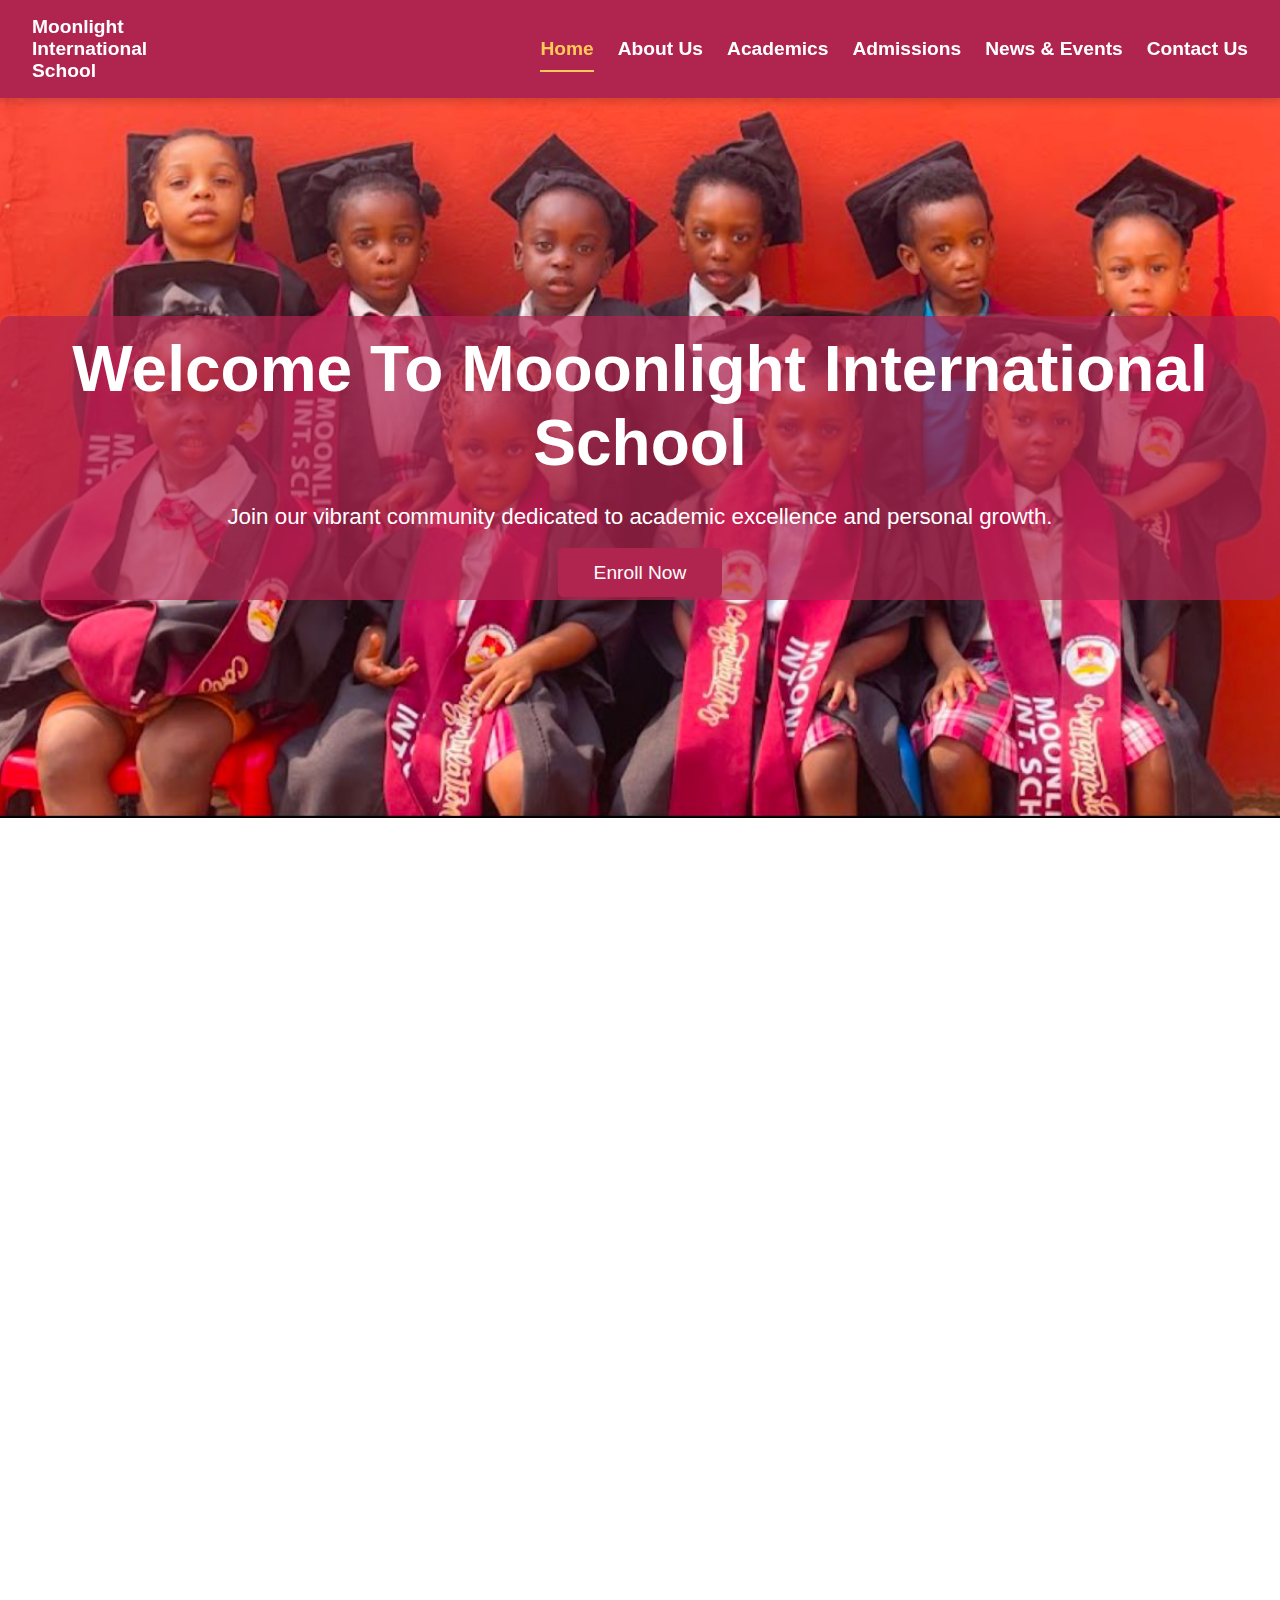
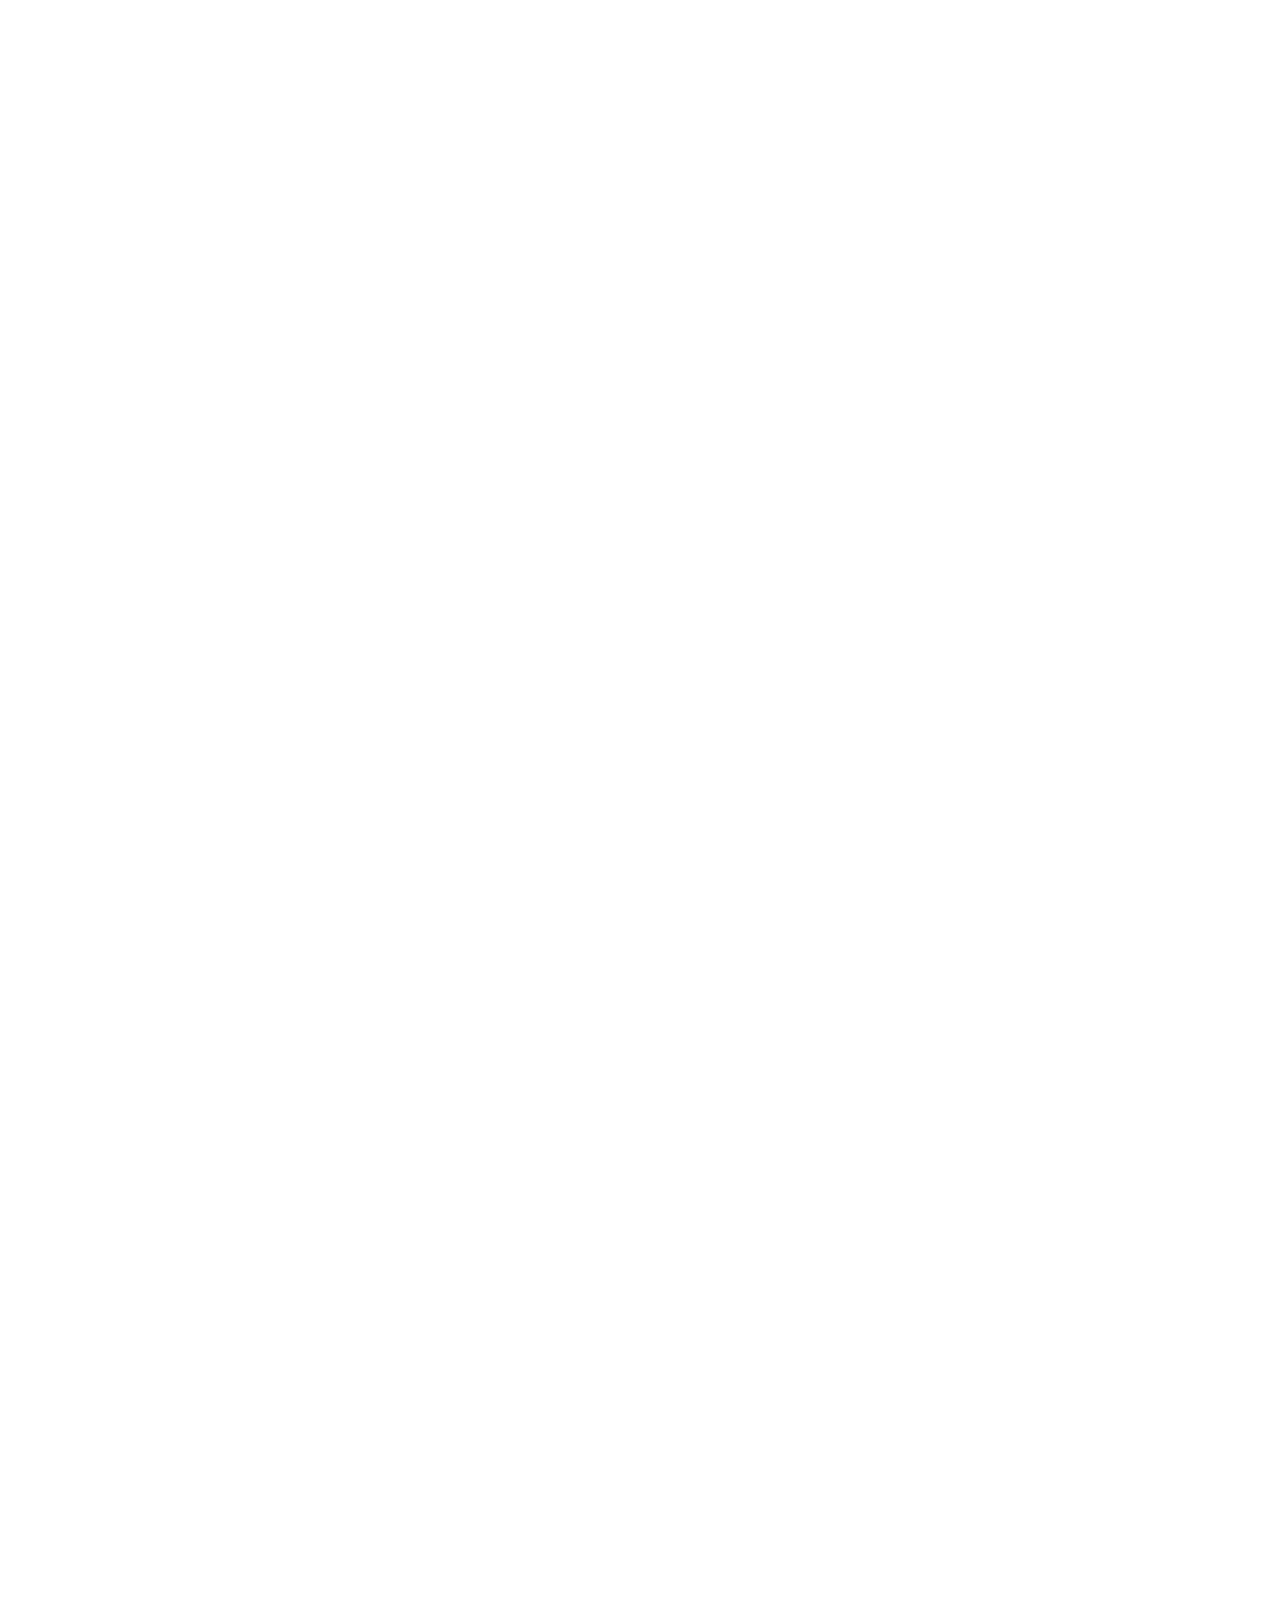
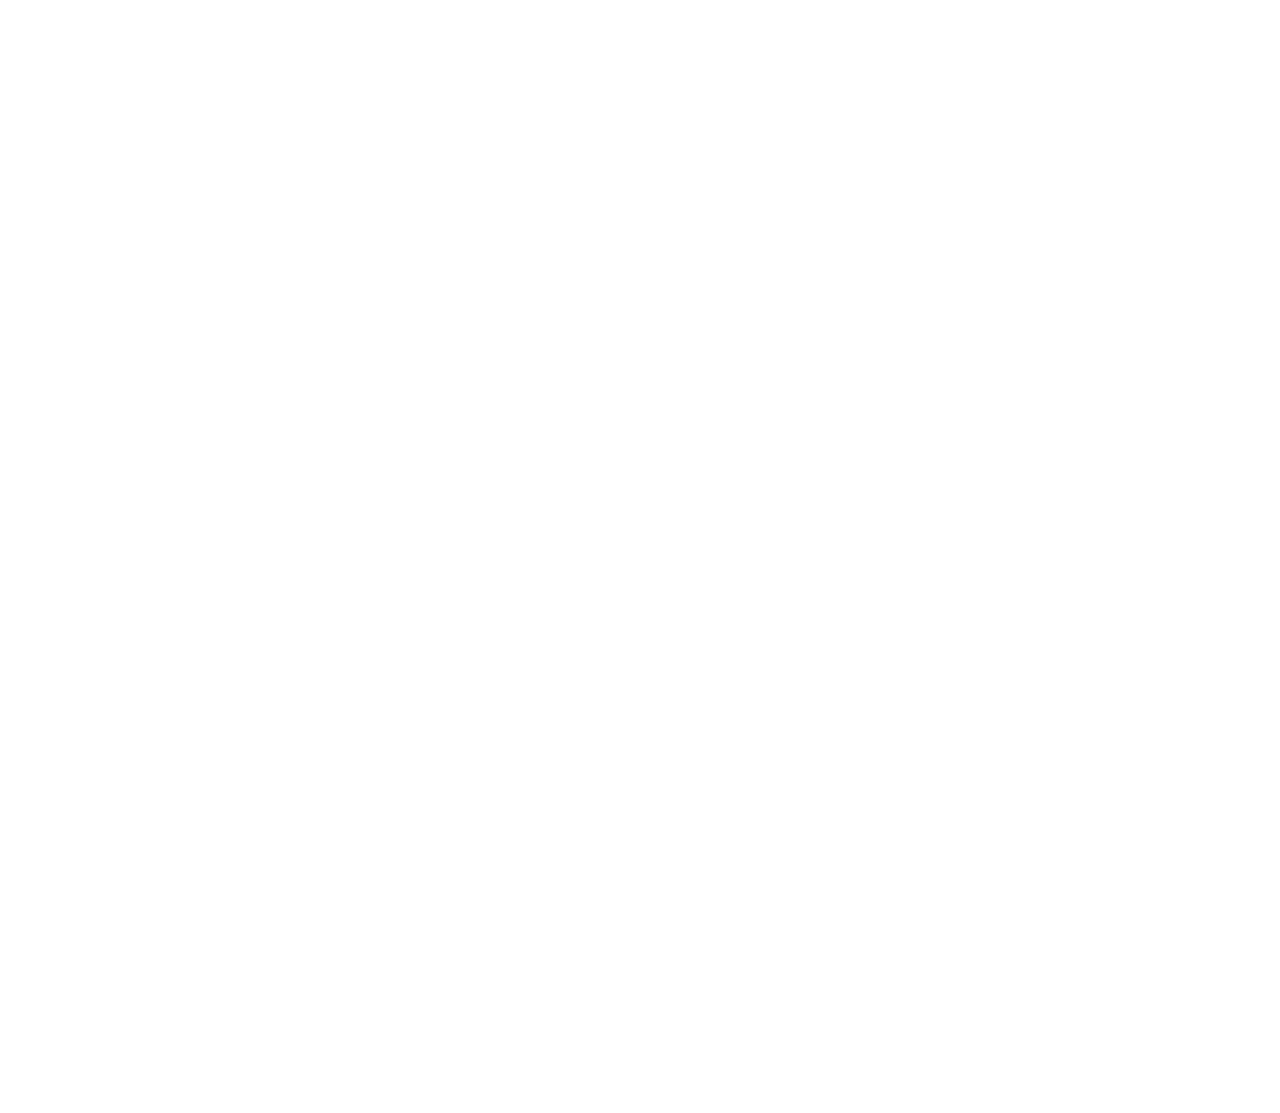
<file: index.html>
<!DOCTYPE html>
<html lang="en">
<head>
<meta charset="UTF-8">
<meta name="viewport" content="width=device-width, initial-scale=1.0">
<title>Home - Moonlight International School</title>
<link rel="stylesheet" href="/style.css">
<link rel="stylesheet" href="https://cdnjs.cloudflare.com/ajax/libs/font-awesome/6.4.0/css/all.min.css">
</head>
<body>
<!-- Navigation Bar -->
<nav>
    <div class="logo">Moonlight <br> International <br> School</div>
    <div class="hamburger">
        <i class="fas fa-bars"></i>
    </div>
    <div class="nav-links">
        <a href="index.html" class="actives">Home</a>
        <a href="/about/about.html">About Us</a>
        <a href="academics.html">Academics</a>
        <a href="admissions.html">Admissions</a>
        <a href="/news/news.html">News & Events</a>
        <a href="/contact/contact.html">Contact Us</a>
    </div>
</nav>
<!-- hello -->

<!-- Hero Section -->
<section class="hero">
    <img src="/images/moonligh_img.jpeg" alt="School Campus">
    <div class="hero-text">
        <h1>Welcome To Mooonlight International School</h1>
        <p>Join our vibrant community dedicated to academic excellence and personal growth.</p>
        <a href="admissions.html" class="cta-button">Enroll Now</a>
    </div>
</section>

<!-- Overview Section -->
<section class="overview animate-section">
    <div class="overview-text">
        <h2>Welcome to Moonlight International School</h2>
        <p>
            At  Moonlight International School, we provide a warm and caring environment where little ones grow happily and confidently from their earliest months to their first school years.
            Guided by Ghanaian values and enriched with global early childhood practices, we nurture curiosity, creativity, and good character, giving every child a strong foundation for lifelong learning.
        </p>
        <p>
            Our caring teachers, safe and modern facilities, and play-based learning approach make us a trusted choice for children from 3 months to 6 years. We nurture curiosity, creativity, and confidence to give every child the best start in life.
        </p>
    </div>
    <div class="overview-image">
        <img src="/images/studentinclass.jpg" alt="Students Learning">
    </div>
</section>


  <!-- Academic Stages Section -->
  <section class="academic-stages animate-section">
    <h2>Our Programs</h2>
    <div class="academic-stages-grid">
      <div class="stage-card">
        <div class="stage-image">
          <img src="/images/earystage.jpg" alt="Early Stage">
        </div>
        <div class="stage-text">
            <h3>Early Literacy</h3>
            <p>Our program introduces young learners to letters, sounds, and storytelling through interactive activities.</p>
        </div>
        </div>
        
      <div class="stage-card">
        <div class="stage-image">
          <img src="/images/primary_img.jpg" alt="Primary School">
        </div>
        <div class="stage-text">
            <h3>Motor Skills Development</h3>
            <p>Children engage in fun physical activities to build fine and gross motor skills, preparing them for school.</p>
        </div>
      </div>
      <div class="stage-card">
        <div class="stage-image">
          <img src="/images/jhs_img.jpg" alt="Lower Secondary">
        </div>
        <div class="stage-text">
           <h3>Social & Emotional Growth</h3>
            <p>We foster sharing, teamwork, and emotional awareness through group play and guided interactions.</p> 
        </div>
        
      </div>
    </div>
  </section>

<!-- News & Events Section -->
<section class="news-events animate-section">
<h2>News & Upcoming Events</h2>
<div class="news-events-grid">
        <div class="news-card">
        <div class="news-image">
            <img src="/images/culture_img.jpg" alt="Annual Cultural Day">
        </div>
        <div class="news-text">
            <h3>Annual Cultural Day 2025</h3>
            <p>Join us for a vibrant celebration of Ghanaian culture with performances, food, and activities.</p>
            <span>Date: October 15, 2025</span><br>
            <a href="news.html">Read More</a>
        </div>
    
    </div>
    <div class="news-card">
    <div class="news-image">
        <img src="/images/career_img (1).jpg" alt="Career Day">
    </div>
    <div class="news-text">
        <h3>Career Day 2025</h3>
        <p>Our students showcased their future aspirations in style, impressing everyone with their creativity and passion during Career Day</p>
        <span>Date: September 1, 2025</span><br>
        <a href="news.html">Read More</a>
    </div>
    
    </div>
    <div class="news-card">
    <div class="news-image">
        <img src="/images/pta_img.jpg" alt="Parent-Teacher Conference">
    </div>
    <div class="news-text">
        <h3>Parent-Teacher Conference</h3>
        <p>Meet our dedicated faculty to discuss your child's progress and goals.</p>
        <span>Date: November 10, 2025</span><br>
        <a href="news.html">Read More</a>
    </div>
    
    </div>
</div>
</section>

<!-- Highlights Section -->
<section class="highlights animate-section">
<h2>Why Choose Us?</h2>
<div class="highlights-grid">
    <div class="highlight-card">
    <i class="fas fa-puzzle-piece"></i>
    <h3>Play-Based Learning</h3>
    <p>Our curriculum fosters creativity and curiosity through hands-on, play-based activities tailored for young learners.</p>
    </div>
    <div class="highlight-card">
    <i class="fas fa-shield-alt"></i>
    <h3>Safe Environment</h3>
    <p>We prioritize your child's safety with secure facilities and caring staff trained in early childhood care.</p>
    </div>
    <div class="highlight-card">
    <i class="fas fa-paint-brush"></i>
    <h3>Creative Arts</h3>
    <p>Children explore music, art, and storytelling to spark imagination and build confidence.</p>
    </div>
</div>
</section>

<!-- Testimonials Section -->
<section class="testimonials animate-section">
<h2>What Our Community Says</h2>
<div class="testimonials-grid">
    <div class="testimonial-card">
    <i class="fas fa-quote-left"></i>
    <p>"This school has transformed my child's confidence and love for learning. The teachers are exceptional!"</p>
    <h4>- Akosua Mensah, Parent</h4>
    </div>
    <div class="testimonial-card">
    <i class="fas fa-quote-left"></i>
    <p>"The supportive environment and focus on Ghanaian culture make this school unique."</p>
    <h4>- Kwame Boateng, Parent</h4>
    </div>
    <div class="testimonial-card">
    <i class="fas fa-quote-left"></i>
    <p>"I love the extracurricular activities and how the school encourages creativity."</p>
    <h4>- Ama Serwaa, Student</h4>
    </div>
</div>
</section>

<!-- CTA Section -->
<section class="cta-section animate-section fade-only">
<h2>Join Our Community Today</h2>
<p>Take the first step towards a bright future for your child. Explore our admissions process and enroll now!</p>
<a href="admissions.html" class="cta-button">Enroll Now</a>
</section>

<!-- Footer -->
<footer class="animate-section fade-only">
<div class="footer-container">
    <div class="footer-column">
    <h3>Moonlight International School</h3>
    <p>&copy; 2025 Moonlight International School. All rights reserved.</p>
    <p><a href="mailto:info@school.edu.gh">info@school.edu.gh</a></p>
    <p><a href="tel:+233123456789">+233 123 456 789</a></p>
    </div>
    <div class="footer-column">
    <h3>Quick Links</h3>
    <a href="index.html">Home</a>
    <a href="/about/about.html">About Us</a>
    <a href="/about/about.html">Academics</a>
    <a href="admissions.html">Admissions</a>
    <a href="news.html">News & Events</a>
    <a href="contact.html">Contact Us</a>
    </div>
    <div class="footer-column">
    <h3>Connect With Us</h3>
    <div class="social-links">
        <a href="https://facebook.com" target="_blank"><i class="fab fa-facebook-f"></i></a>
        <a href="https://twitter.com" target="_blank"><i class="fab fa-twitter"></i></a>
        <a href="https://instagram.com" target="_blank"><i class="fab fa-instagram"></i></a>
    </div>
    </div>
</div>
</footer>

<script src="/index.js"></script>
</body>
</html>
</file>
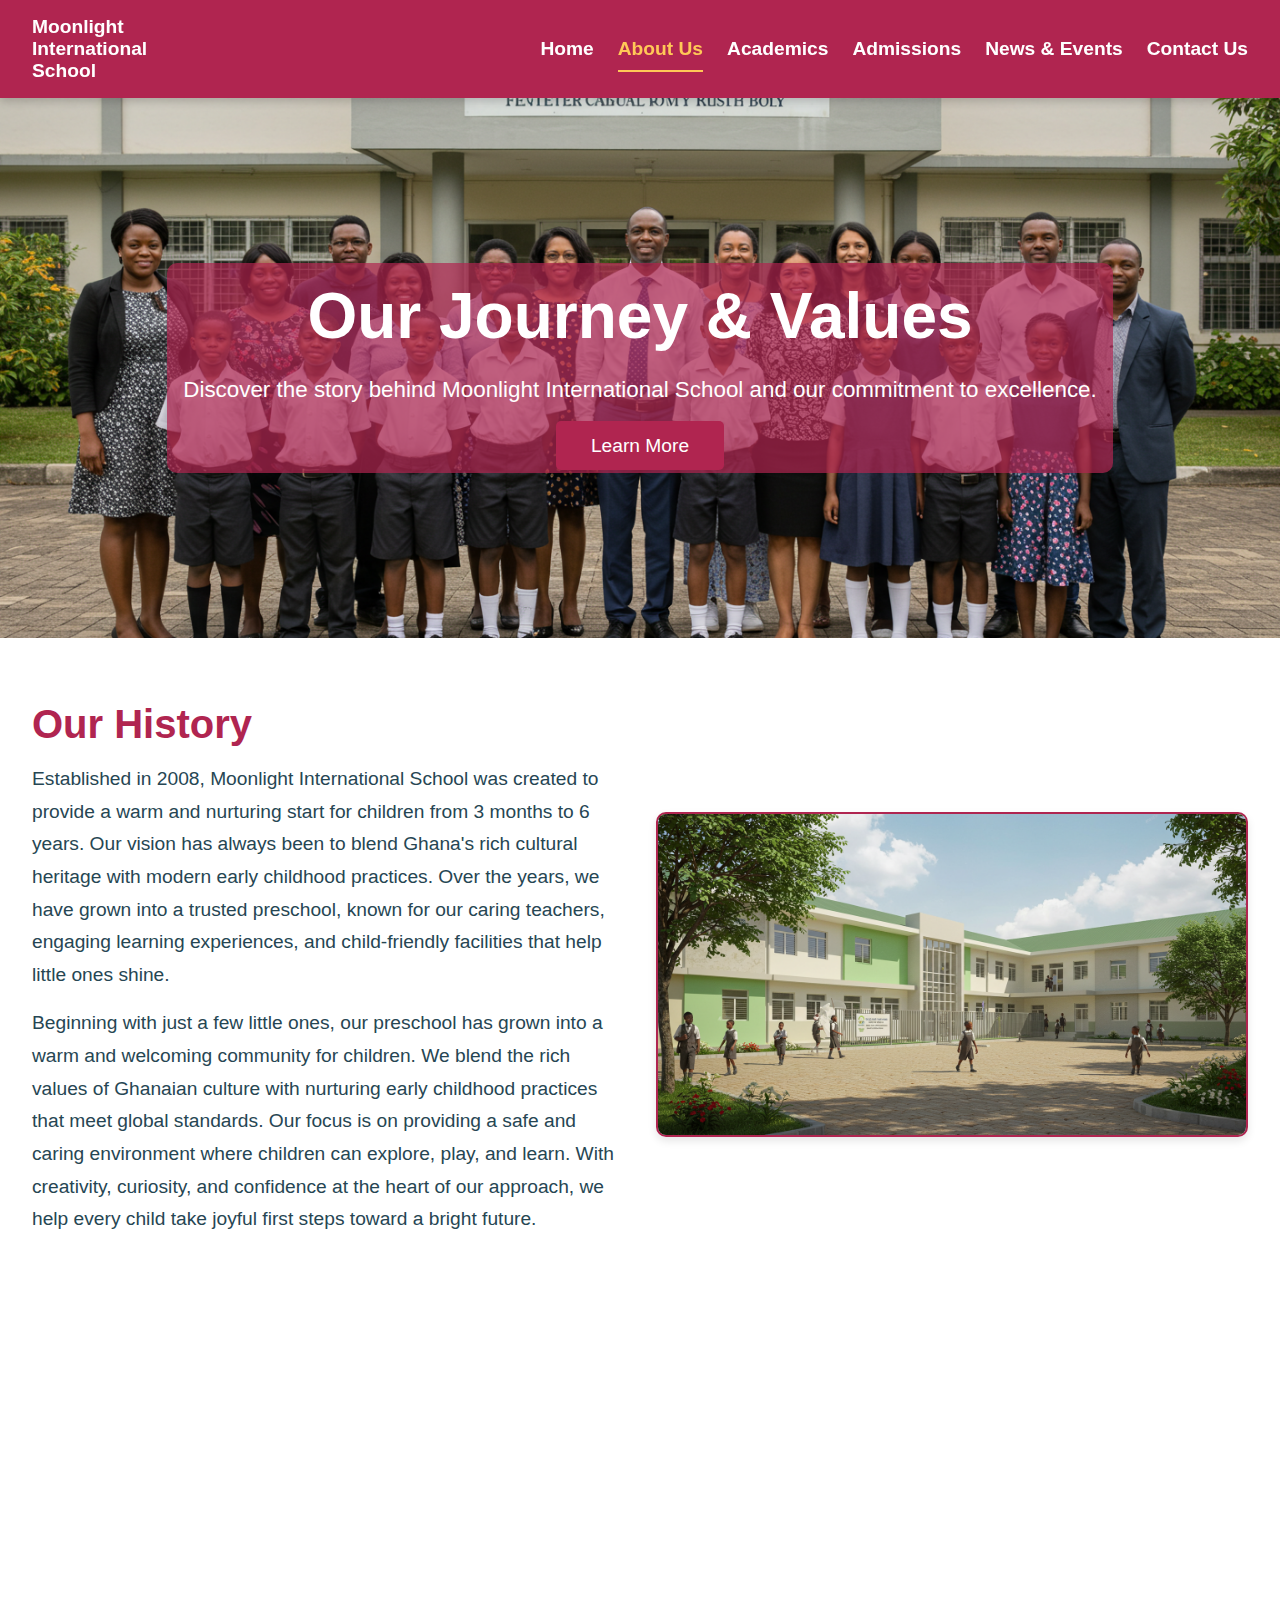
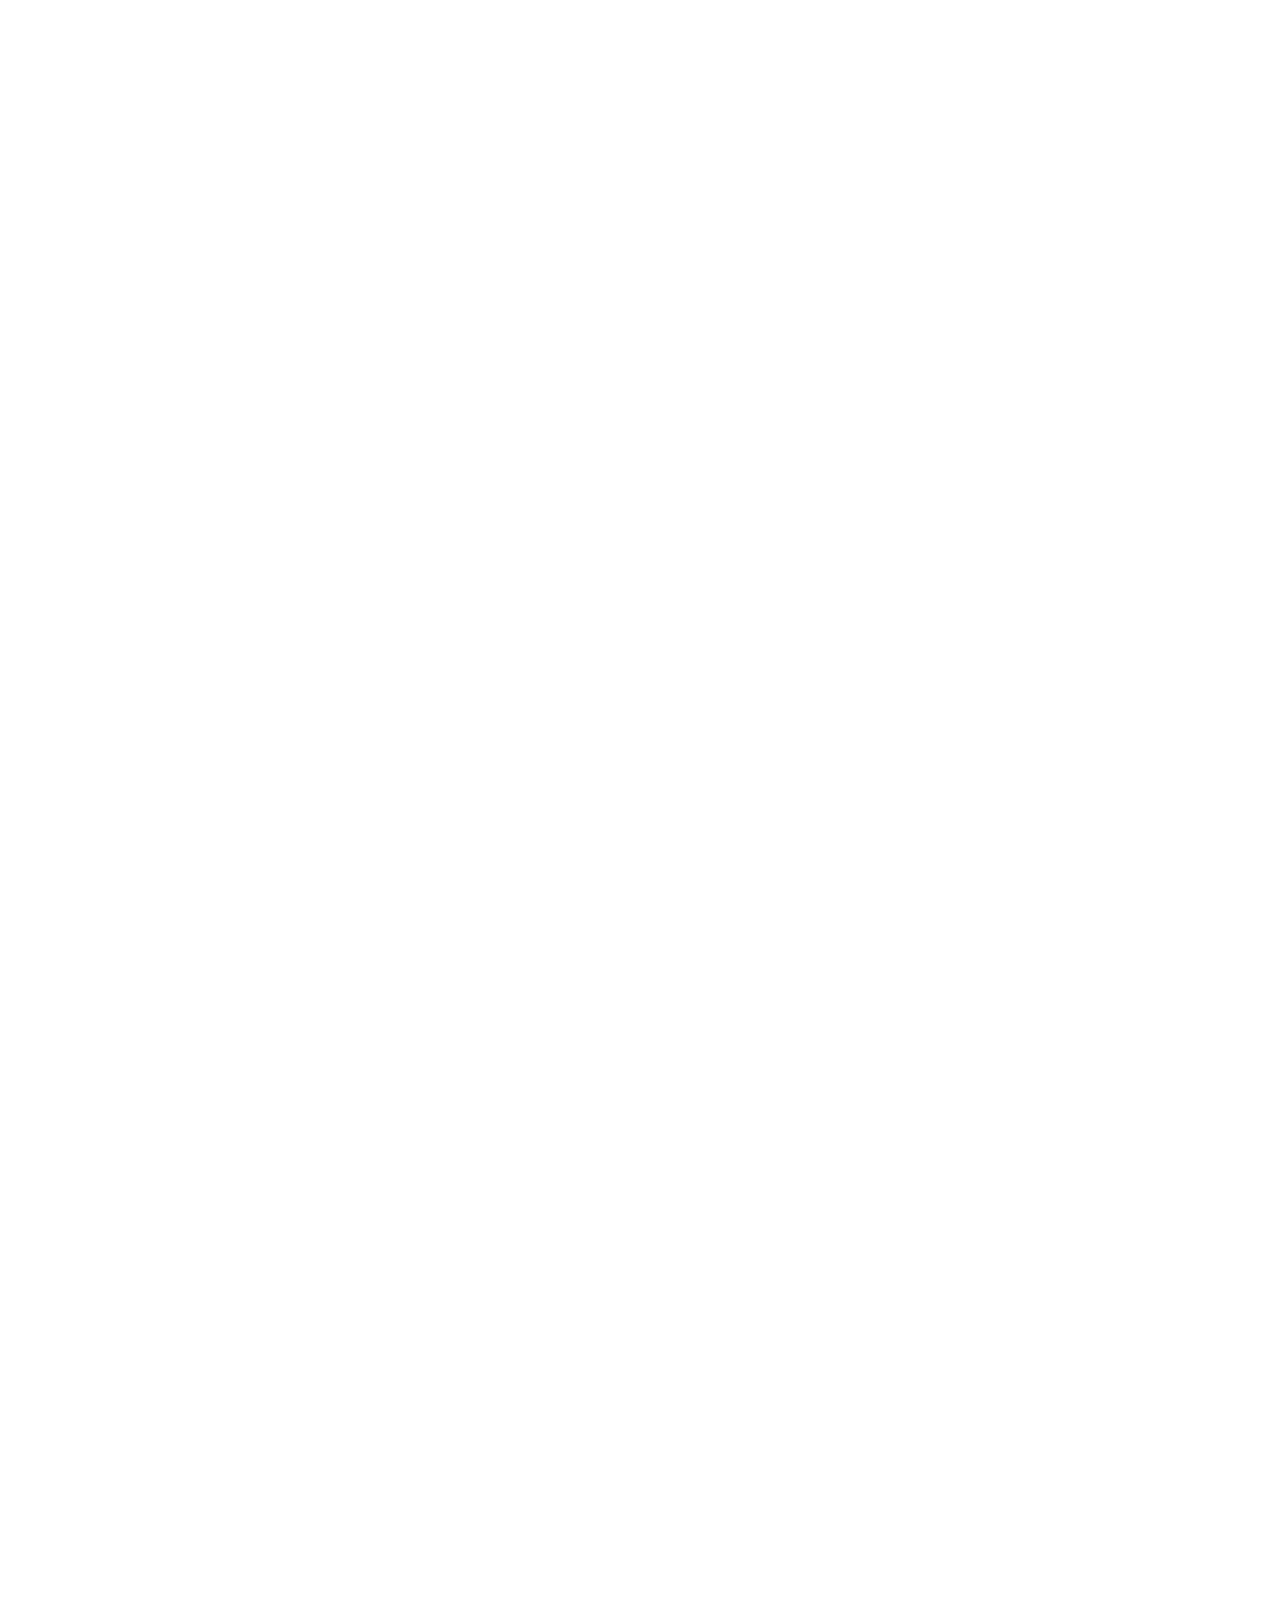
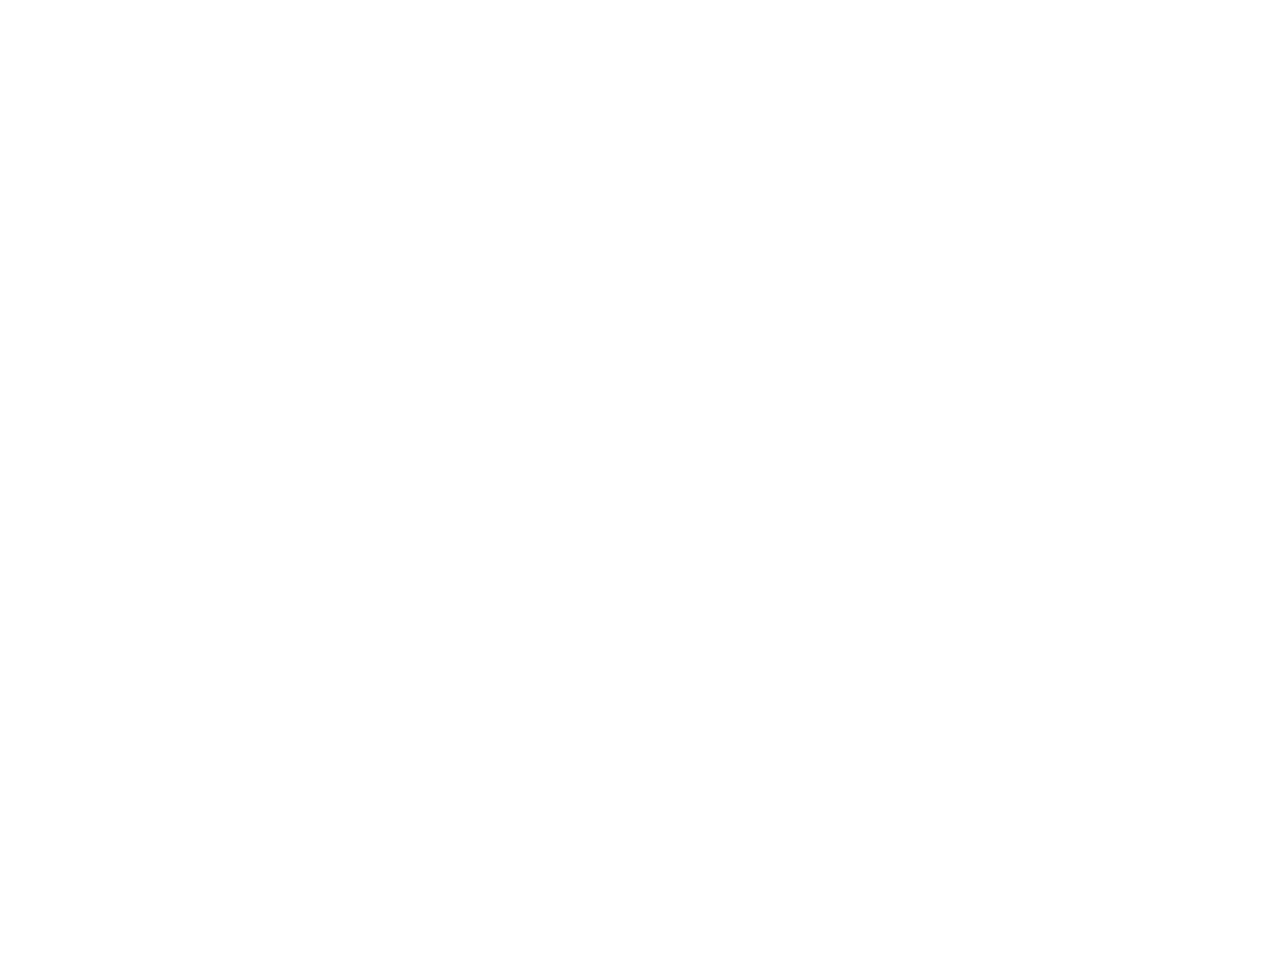
<file: about/about.html>
<!DOCTYPE html>
<html lang="en">
<head>
  <meta charset="UTF-8">
  <meta name="viewport" content="width=device-width, initial-scale=1.0">
  <title>About Us - Moonlight International School</title>
  <link rel="stylesheet" href="https://cdnjs.cloudflare.com/ajax/libs/font-awesome/6.4.0/css/all.min.css">
  <link rel="stylesheet" href="/about/about.css">
</head>
<body>
  <!-- Navigation Bar -->
  <nav>
    <div class="logo">Moonlight <br> International <br> School</div>
    <div class="hamburger">
      <i class="fas fa-bars"></i>
    </div>
    <div class="nav-links">
      <a href="/index.html">Home</a>
      <a href="/about/about.html" class="actives">About Us</a>
      <a href="/academics/academics.html">Academics</a>
      <a href="/admissions/admissions.html">Admissions</a>
      <a href="/news/news.html">News & Events</a>
      <a href="/contact/contact.html">Contact Us</a>
    </div>
  </nav>

  <!-- Hero Section -->
  <section class="hero">
    <img src="/images/about_img.jpg" alt="School Campus">
    <div class="hero-text">
      <h1>Our Journey & Values</h1>
      <p>Discover the story behind Moonlight International School and our commitment to excellence.</p>
      <a href="#history" class="cta-button">Learn More</a>
    </div>
  </section>

  <!-- History Section -->
  <section class="history animate-section" id="history">
    <div class="history-text">
      <h2>Our History</h2>
      <p>
        Established in 2008, Moonlight International School was created to provide a warm and nurturing start for children from 3 months to 6 years. Our vision has always been to blend Ghana's rich cultural heritage with modern early childhood practices. Over the years, we have grown into a trusted preschool, known for our caring teachers, engaging learning experiences, and child-friendly facilities that help little ones shine.
      </p>
      <p>
        Beginning with just a few little ones, our preschool has grown into a warm and welcoming community for children. We blend the rich values of Ghanaian culture with nurturing early childhood practices that meet global standards. Our focus is on providing a safe and caring environment where children can explore, play, and learn. With creativity, curiosity, and confidence at the heart of our approach, we help every child take joyful first steps toward a bright future.
      </p>
    </div>
    <div class="history-image">
      <img src="/images/history_img.jpg" alt="School History">
    </div>
  </section>

  <!-- Principal's Message Section -->
  <section class="principal-message animate-section">
    <div class="principal-text">
      <h2>Principal's Message</h2>
      <p>
        Dear Parents, Students, and Community Members,
      </p>
      <p>
        Welcome to Moonlight International School, where every little one is cared for, nurtured, and encouraged to grow. From their earliest months to their first steps into school life, we provide a warm and playful environment that sparks curiosity and a love for learning. Here, children feel safe, happy, and supported as they discover, explore, and shine in their own special way.
      </p>
      <p>
        With a warm focus on early learning, care, and character building, we nurture little ones to grow with confidence, kindness, and curiosity. We invite you to be part of this exciting journey of play, discovery, and growth.
      </p>
      <p>
        Sincerely,<br>
        Jane Amoako<br>
        Principal
      </p>
    </div>
    <div class="principal-image">
      <img src="/images/princi_img.jpg" alt="Principal Kwesi Amoako">
    </div>
  </section>

  <!-- Mission and Vision Section -->
  <section class="mission-vision animate-section">
    <h2>Our Mission & Vision</h2>
    <div class="mission-vision-grid">
      <div class="mission-vision-card">
        <h3>Our Mission</h3>
        <p>
          To provide quality education that fosters holistic development, empowering students to become future leaders rooted in Ghanaian values and equipped with skills for global success.
        </p>
      </div>
      <div class="mission-vision-card">
        <h3>Our Vision</h3>
        <p>
          To be a nurturing preschool in Ghana, known for creativity, care, and inclusiveness, helping children grow, learn, and thrive in a joyful and supportive environment.
        </p>
      </div>
    </div>
  </section>

  <!-- Core Values Section -->
  <section class="core-values animate-section">
    <h2>Our Core Values</h2>
    <div class="core-values-grid">
      <div class="value-card">
        <i class="fas fa-star"></i>
        <h3>Excellence</h3>
        <p>We strive for the highest standards in education, fostering a culture of continuous improvement and achievement.</p>
      </div>
      <div class="value-card">
        <i class="fas fa-users"></i>
        <h3>Community</h3>
        <p>We build strong relationships, celebrating Ghanaian heritage and creating a supportive environment for all.</p>
      </div>
      <div class="value-card">
        <i class="fas fa-handshake"></i>
        <h3>Integrity</h3>
        <p>We uphold honesty and ethical behavior, guiding students to become responsible and principled leaders.</p>
      </div>
    </div>
  </section>

  <!-- Faculty & Staff Section -->
  <section class="faculty animate-section">
    <h2>Our Faculty & Staff</h2>
    <div class="faculty-grid">
      <div class="faculty-card">
        <div class="faculty-image">
          <img src="/images/head.jpg" alt="Faculty Member">
        </div>
        <div class="faculty-text">
          <h3>Kwesi Amoako</h3>
          <p>Head of Academics</p>
          <span>With over 35 years of experience, Mr. Amoako leads our school with a passion for education.</span>
        </div>
      </div>
      <div class="faculty-card">
        <div class="faculty-image">
          <img src="/images/science2.jpg" alt="Faculty Member">
        </div>
        <div class="faculty-text">
          <h3>Abena Owusu</h3>
          <p>Science Teacher</p>
          <span>Ms. Owusu inspires students with hands-on experiments and a love for scientific discovery.</span>
        </div>
      </div>
      <div class="faculty-card">
        <div class="faculty-image">
          <img src="/images/maths2.jpg" alt="Faculty Member">
        </div>
        <div class="faculty-text">
          <h3>Kofi Mensah</h3>
          <p>Mathematics Teacher</p>
          <span>Mr. Mensah makes math engaging with creative teaching methods and real-world applications.</span>
        </div>
      </div>
    </div>
  </section>

  <!-- CTA Section -->
  <section class="cta-section animate-section fade-only">
    <h2>Join Our Community</h2>
    <p>Explore how Moonlight International School can shape your child's future. Contact us or apply today!</p>
    <a href="admissions.html" class="cta-button">Enroll Now</a>
  </section>

  <!-- Footer -->
  <footer class="animate-section fade-only">
    <div class="footer-container">
      <div class="footer-column">
        <h3>Moonlight International School</h3>
        <p>&copy; 2025 Moonlight International School. All rights reserved.</p>
        <p><a href="mailto:info@school.edu.gh">info@school.edu.gh</a></p>
        <p><a href="tel:+233123456789">+233 123 456 789</a></p>
      </div>
      <div class="footer-column">
        <h3>Quick Links</h3>
        <a href="index.html">Home</a>
        <a href="about.html">About Us</a>
        <a href="academics.html">Academics</a>
        <a href="admissions.html">Admissions</a>
        <a href="news.html">News & Events</a>
        <a href="contact.html">Contact Us</a>
      </div>
      <div class="footer-column">
        <h3>Connect With Us</h3>
        <div class="social-links">
          <a href="https://facebook.com" target="_blank"><i class="fab fa-facebook-f"></i></a>
          <a href="https://twitter.com" target="_blank"><i class="fab fa-twitter"></i></a>
          <a href="https://instagram.com" target="_blank"><i class="fab fa-instagram"></i></a>
        </div>
      </div>
    </div>
  </footer>

  <script src="/about/about.js"></script>
</body>
</html>
</file>
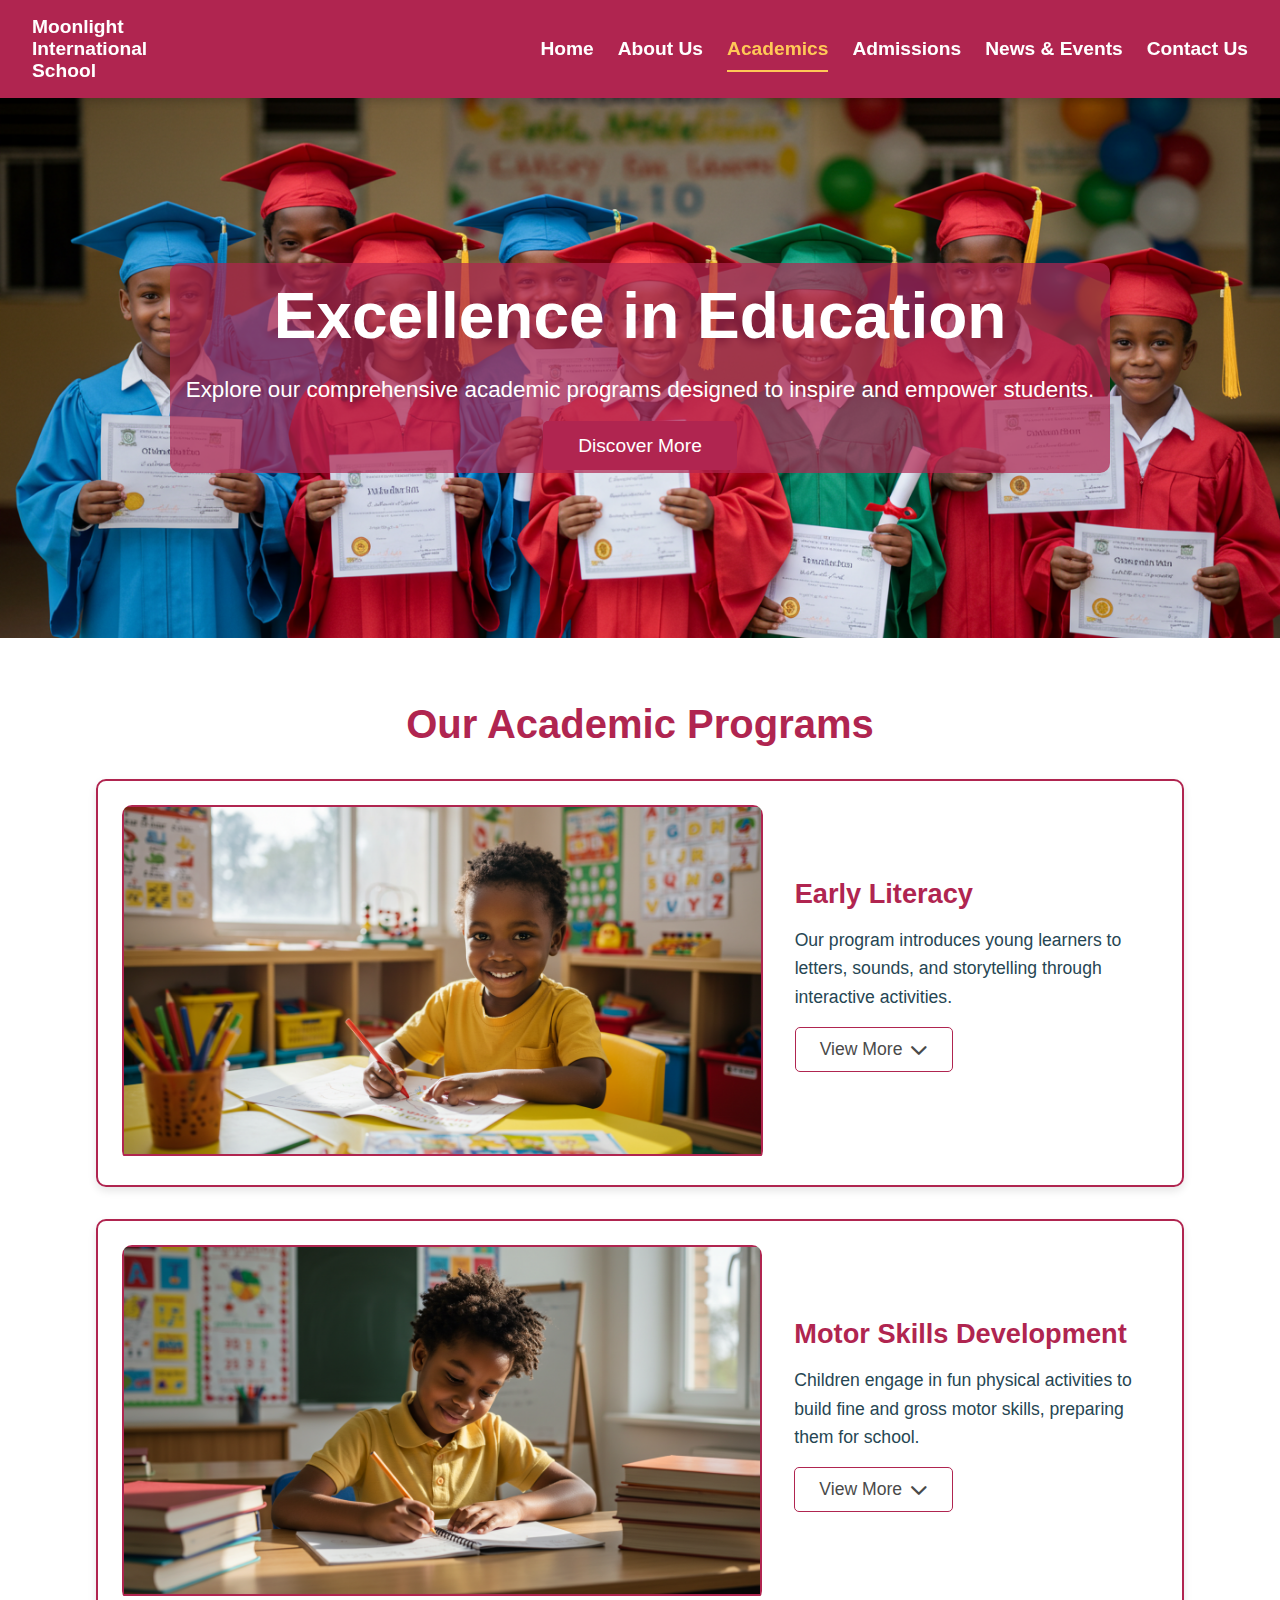
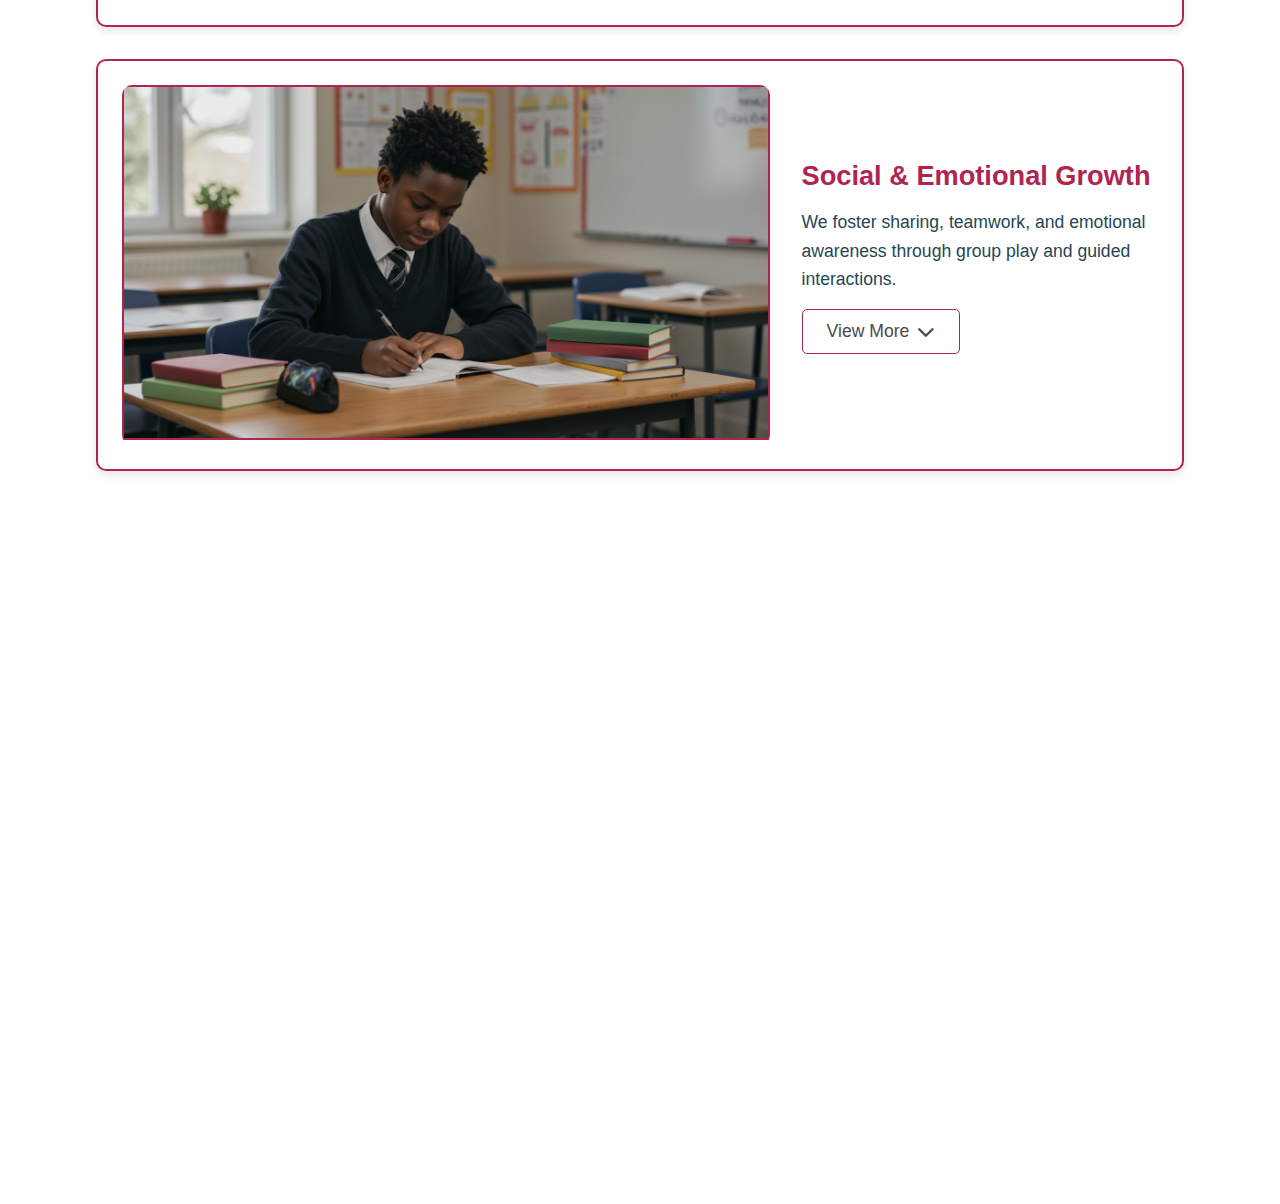
<file: academics/academics.html>
<!DOCTYPE html>
<html lang="en">
<head>
  <meta charset="UTF-8">
  <meta name="viewport" content="width=device-width, initial-scale=1.0">
  <title>Academics - Moonlight International School</title>
  <link rel="stylesheet" href="https://cdnjs.cloudflare.com/ajax/libs/font-awesome/6.4.0/css/all.min.css">
  <link rel="stylesheet" href="/academics/academics.css">
</head>
<body>
  <!-- Navigation Bar -->
  <nav>
    <div class="logo">Moonlight <br> International <br> School</div>
    <div class="hamburger">
      <i class="fas fa-bars"></i>
    </div>
    <div class="nav-links">
      <a href="/index.html">Home</a>
      <a href="/about/about.html">About Us</a>
      <a href="/academics/academics.html" class="actives">Academics</a>
      <a href="/admissions/admissions.html">Admissions</a>
      <a href="/news/news.html">News & Events</a>
      <a href="/contact/contact.html">Contact Us</a>
    </div>
  </nav>

  <!-- Hero Section -->
  <section class="hero">
    <img src="/images/academic_img.jpg" alt="Academic Campus">
    <div class="hero-text">
      <h1>Excellence in Education</h1>
      <p>Explore our comprehensive academic programs designed to inspire and empower students.</p>
      <a href="#academic-programs" class="cta-button">Discover More</a>
    </div>
  </section>

  <!-- Academic Programs Section -->
  <section class="academic-programs animate-section" id="academic-programs">
    <h2>Our Academic Programs</h2>
    <div class="program-row">
      <div class="program-image">
        <img src="/images/creche_img.jpg" alt="Early Stage">
      </div>
      <div class="program-text">
        <h3>Early Literacy</h3>
        <p>Our program introduces young learners to letters, sounds, and storytelling through interactive activities.</p>
        <button class="dropdown-button" data-target="early-stage-details">
          View More <i class="fas fa-chevron-down"></i>
        </button>
        <div class="program-details" id="early-stage-details">
          <ul>
            <li>Daily storytime sessions to spark imagination</li>
            <li>Letter recognition games</li>
            <li>Phonics activities to build reading readiness</li>
            <li>Creative writing exercises for older preschoolers</li>
          </ul>
        </div>
      </div>
    </div>
    <div class="program-row">
      <div class="program-image">
        <img src="/images/primary_img2.jpg" alt="Primary School">
      </div>
      <div class="program-text">
        <h3>Motor Skills Development</h3>
        <p>Children engage in fun physical activities to build fine and gross motor skills, preparing them for school.</p>
        <button class="dropdown-button" data-target="primary-school-details">
          View More <i class="fas fa-chevron-down"></i>
        </button>
        <div class="program-details" id="primary-school-details">
          <ul>
            <li>Obstacle courses to enhance coordination</li>
            <li>Art projects to develop fine motor control</li>
            <li>Outdoor play for gross motor skill growth</li>
            <li>Sensory activities for tactile exploration</li>
          </ul>
        </div>
      </div>
    </div>
    <div class="program-row">
      <div class="program-image">
        <img src="/images/jhs-img2.jpg" alt="Lower Secondary">
      </div>
      <div class="program-text">
        <h3>Social & Emotional Growth</h3>
        <p>We foster sharing, teamwork, and emotional awareness through group play and guided interactions.</p>
        <button class="dropdown-button" data-target="jhs-details">
          View More <i class="fas fa-chevron-down"></i>
        </button>
        <div class="program-details" id="jhs-details">
          <ul>
            <li>Group games to encourage collaboration</li>
            <li>Role-playing to build empathy</li>
            <li>Guided discussions on feelings for ages 4-6</li>
            <li>Conflict resolution activities</li>
          </ul>
        </div>
      </div>
    </div>
  </section>

  <!-- Curriculum Highlights Section -->
  <!-- <section class="curriculum-highlights animate-section">
    <h2>Curriculum Highlights</h2>
    <div class="curriculum-highlights-grid">
      <div class="highlight-card">
        <i class="fas fa-book"></i>
        <h3>Core Subjects</h3>
        <p>Our curriculum includes Mathematics, English, Science, and Social Studies, aligned with Ghanaian and international standards.</p>
      </div>
      <div class="highlight-card">
        <i class="fas fa-globe"></i>
        <h3>Ghanaian Culture</h3>
        <p>We integrate Ghanaian history, languages, and cultural studies to foster pride and identity in our students.</p>
      </div>
      <div class="highlight-card">
        <i class="fas fa-flask"></i>
        <h3>STEM Focus</h3>
        <p>Hands-on STEM (Science, Technology, Engineering, Math) programs encourage innovation and problem-solving skills.</p>
      </div>
    </div>
  </section> -->

  <!-- Extracurricular Activities Section -->
  <!-- <section class="extracurricular animate-section">
    <h2>Extracurricular Activities</h2>
    <div class="extracurricular-grid">
      <div class="activity-card">
        <i class="fas fa-futbol"></i>
        <h3>Sports</h3>
        <p>From football to athletics, our sports programs promote teamwork, fitness, and discipline.</p>
      </div>
      <div class="activity-card">
        <i class="fas fa-paint-brush"></i>
        <h3>Arts & Music</h3>
        <p>Students explore creativity through visual arts, music, and drama, showcasing talents in school events.</p>
      </div>
      <div class="activity-card">
        <i class="fas fa-users"></i>
        <h3>Clubs & Societies</h3>
        <p>Debate, STEM, and cultural clubs provide opportunities for leadership and skill development.</p>
      </div>
    </div>
  </section> -->

  <!-- CTA Section -->
  <section class="cta-section animate-section fade-only">
    <h2>Shape Your Child's Future</h2>
    <p>Join our academic community and discover a world of learning opportunities. Enroll today!</p>
    <a href="admissions.html" class="cta-button">Enroll Now</a>
  </section>

  <!-- Footer -->
  <footer class="animate-section fade-only">
    <div class="footer-container">
      <div class="footer-column">
        <h3>Moonlight International School</h3>
        <p>&copy; 2025 Moonlight International School. All rights reserved.</p>
        <p><a href="mailto:info@school.edu.gh">info@school.edu.gh</a></p>
        <p><a href="tel:+233123456789">+233 123 456 789</a></p>
      </div>
      <div class="footer-column">
        <h3>Quick Links</h3>
        <a href="index.html">Home</a>
        <a href="about.html">About Us</a>
        <a href="academics.html">Academics</a>
        <a href="admissions.html">Admissions</a>
        <a href="news.html">News & Events</a>
        <a href="contact.html">Contact Us</a>
      </div>
      <div class="footer-column">
        <h3>Connect With Us</h3>
        <div class="social-links">
          <a href="https://facebook.com" target="_blank"><i class="fab fa-facebook-f"></i></a>
          <a href="https://twitter.com" target="_blank"><i class="fab fa-twitter"></i></a>
          <a href="https://instagram.com" target="_blank"><i class="fab fa-instagram"></i></a>
        </div>
      </div>
    </div>
  </footer>

  <script src="/academics/academics.js"></script>
</body>
</html>
</file>
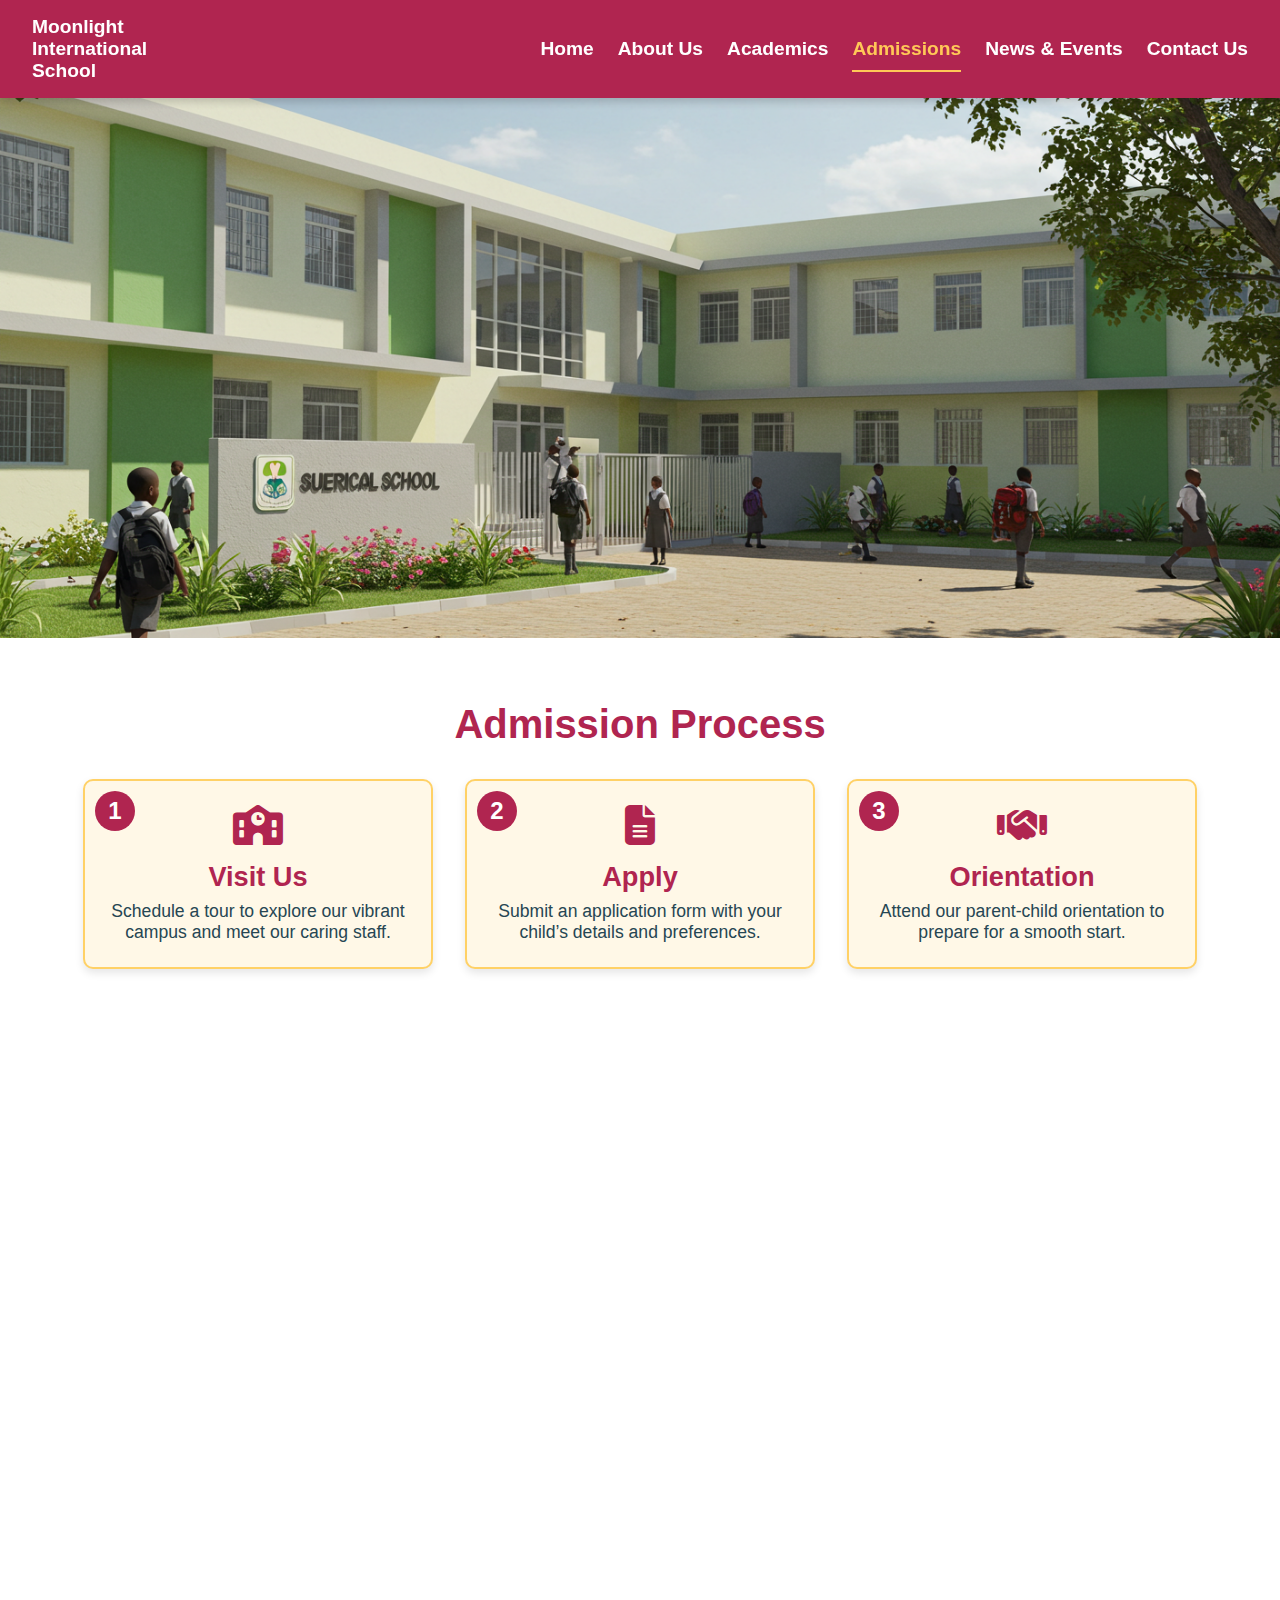
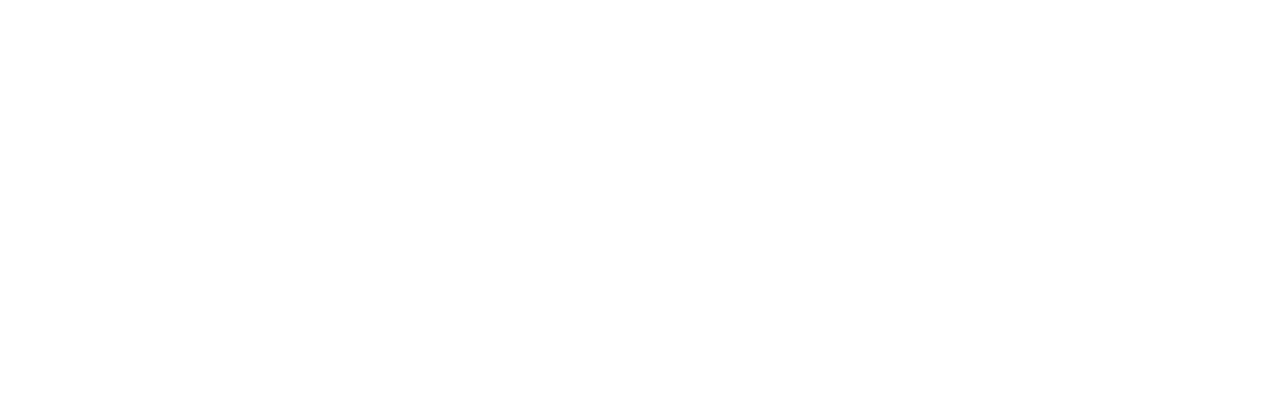
<file: admissions/admissions.html>
<!DOCTYPE html>
<html lang="en">
<head>
  <meta charset="UTF-8">
  <meta name="viewport" content="width=device-width, initial-scale=1.0">
  <link rel="stylesheet" href="/admissions/admissions.css">
  <title>Admissions - Moonlight International School</title>
  <link rel="stylesheet" href="https://cdnjs.cloudflare.com/ajax/libs/font-awesome/6.4.0/css/all.min.css">
  
</head>
<body>
  <!-- Navigation Bar -->
  <nav>
    <div class="logo">Moonlight <br> International <br> School</div>
    <div class="hamburger">
      <i class="fas fa-bars"></i>
    </div>
    <div class="nav-links">
      <a href="/index.html">Home</a>
      <a href="/about/about.html">About Us</a>
      <a href="/academics/academics.html">Academics</a>
      <a href="/admissions/admissions.html" class="actives">Admissions</a>
      <a href="/news/news.html">News & Events</a>
      <a href="contact.html">Contact Us</a>
    </div>
  </nav>

  <!-- Hero Section -->
  <section class="hero">
    <img src="/images/admission-img.jpg" alt="Admissions Campus">
  </section>

  <!-- Admission Process Section -->
  <section class="admission-process animate-section" id="admission-process">
    <h2>Admission Process</h2>
    <div class="admission-process-grid">
      <div class="process-card">
        <div class="step-number">1</div>
        <i class="fas fa-school"></i>
        <h3>Visit Us</h3>
        <p>Schedule a tour to explore our vibrant campus and meet our caring staff.</p>
      </div>
      <div class="process-card">
        <div class="step-number">2</div>
        <i class="fas fa-file-alt"></i>
        <h3>Apply</h3>
        <p>Submit an application form with your child’s details and preferences.</p>
      </div>
      <div class="process-card">
        <div class="step-number">3</div>
        <i class="fas fa-handshake"></i>
        <h3>Orientation</h3>
        <p>Attend our parent-child orientation to prepare for a smooth start.</p>
      </div>
      </div>
      <!-- <div class="process-card">
        <div class="step-number">4</div>        
        <i class="fas fa-user-plus"></i>
        <h3>Enrollment</h3>
        <p>Upon acceptance, complete the enrollment process and prepare for the academic year.</p>
      </div> -->
    </div>
  </section>

  <!-- Admission Requirements Section -->
  <section class="admission-requirements animate-section">
    <h2>Admission Requirements</h2>
    <div class="requirements-grid">
      <div class="requirements-card">
        <i class="fas fa-child"></i>
        <h3>Age</h3>
        <p>Children aged 3 months to 6 years are eligible to join our programs.</p>
      </div>
      <div class="requirements-card">
        <i class="fas fa-file-medical"></i>
        <h3>Health Records</h3>
        <p>Submit up-to-date health and immunization records for your child.</p>
      </div>
      <div class="requirements-card">
        <i class="fas fa-user"></i>
        <h3>Parent Forms</h3>
        <p>Complete our parent information and consent forms.</p>
      </div>
    </div>
  </section>

  <!-- Fees and Financial Aid Section -->
  <!-- <section class="fees-financial-aid animate-section">
    <h2>Fees and Financial Aid</h2>
    <p>At Future Stars School, we strive to make quality education accessible. Tuition fees vary by academic stage, and we offer flexible payment plans.</p>
    <ul>
      <li>Application fee: Payable upon submission</li>
      <li>Tuition fees: Detailed schedule provided upon inquiry</li>
      <li>Financial aid: Scholarships and bursaries available for eligible families</li>
      <li>Contact our admissions office for detailed fee structures</li>
    </ul>
    <p>For more information, please reach out to our admissions team at <a href="mailto:info@school.edu.gh">info@school.edu.gh</a>.</p>
  </section> -->

  <!-- CTA Section -->
  <section class="cta-section animate-section fade-only">
    <h2>Take the Next Step</h2>
    <p>Ready to join Moonlight International School? Start your application today or contact us for more details!</p>
    <a href="contact.html" class="cta-button">Enroll Now</a>
  </section>

  <!-- Footer -->
  <footer class="animate-section fade-only">
    <div class="footer-container">
      <div class="footer-column">
        <h3>Moonlight International School</h3>
        <p>&copy; 2025 Moonlight International School. All rights reserved.</p>
        <p><a href="mailto:info@school.edu.gh">info@school.edu.gh</a></p>
        <p><a href="tel:+233123456789">+233 123 456 789</a></p>
      </div>
      <div class="footer-column">
        <h3>Quick Links</h3>
        <a href="index.html">Home</a>
        <a href="about.html">About Us</a>
        <a href="academics.html">Academics</a>
        <a href="admissions.html">Admissions</a>
        <a href="news.html">News & Events</a>
        <a href="contact.html">Contact Us</a>
      </div>
      <div class="footer-column">
        <h3>Connect With Us</h3>
        <div class="social-links">
          <a href="https://facebook.com" target="_blank"><i class="fab fa-facebook-f"></i></a>
          <a href="https://twitter.com" target="_blank"><i class="fab fa-twitter"></i></a>
          <a href="https://instagram.com" target="_blank"><i class="fab fa-instagram"></i></a>
        </div>
      </div>
    </div>
  </footer>

  <script src="/admissions/admissions.js"></script>
</body>
</html>
</file>
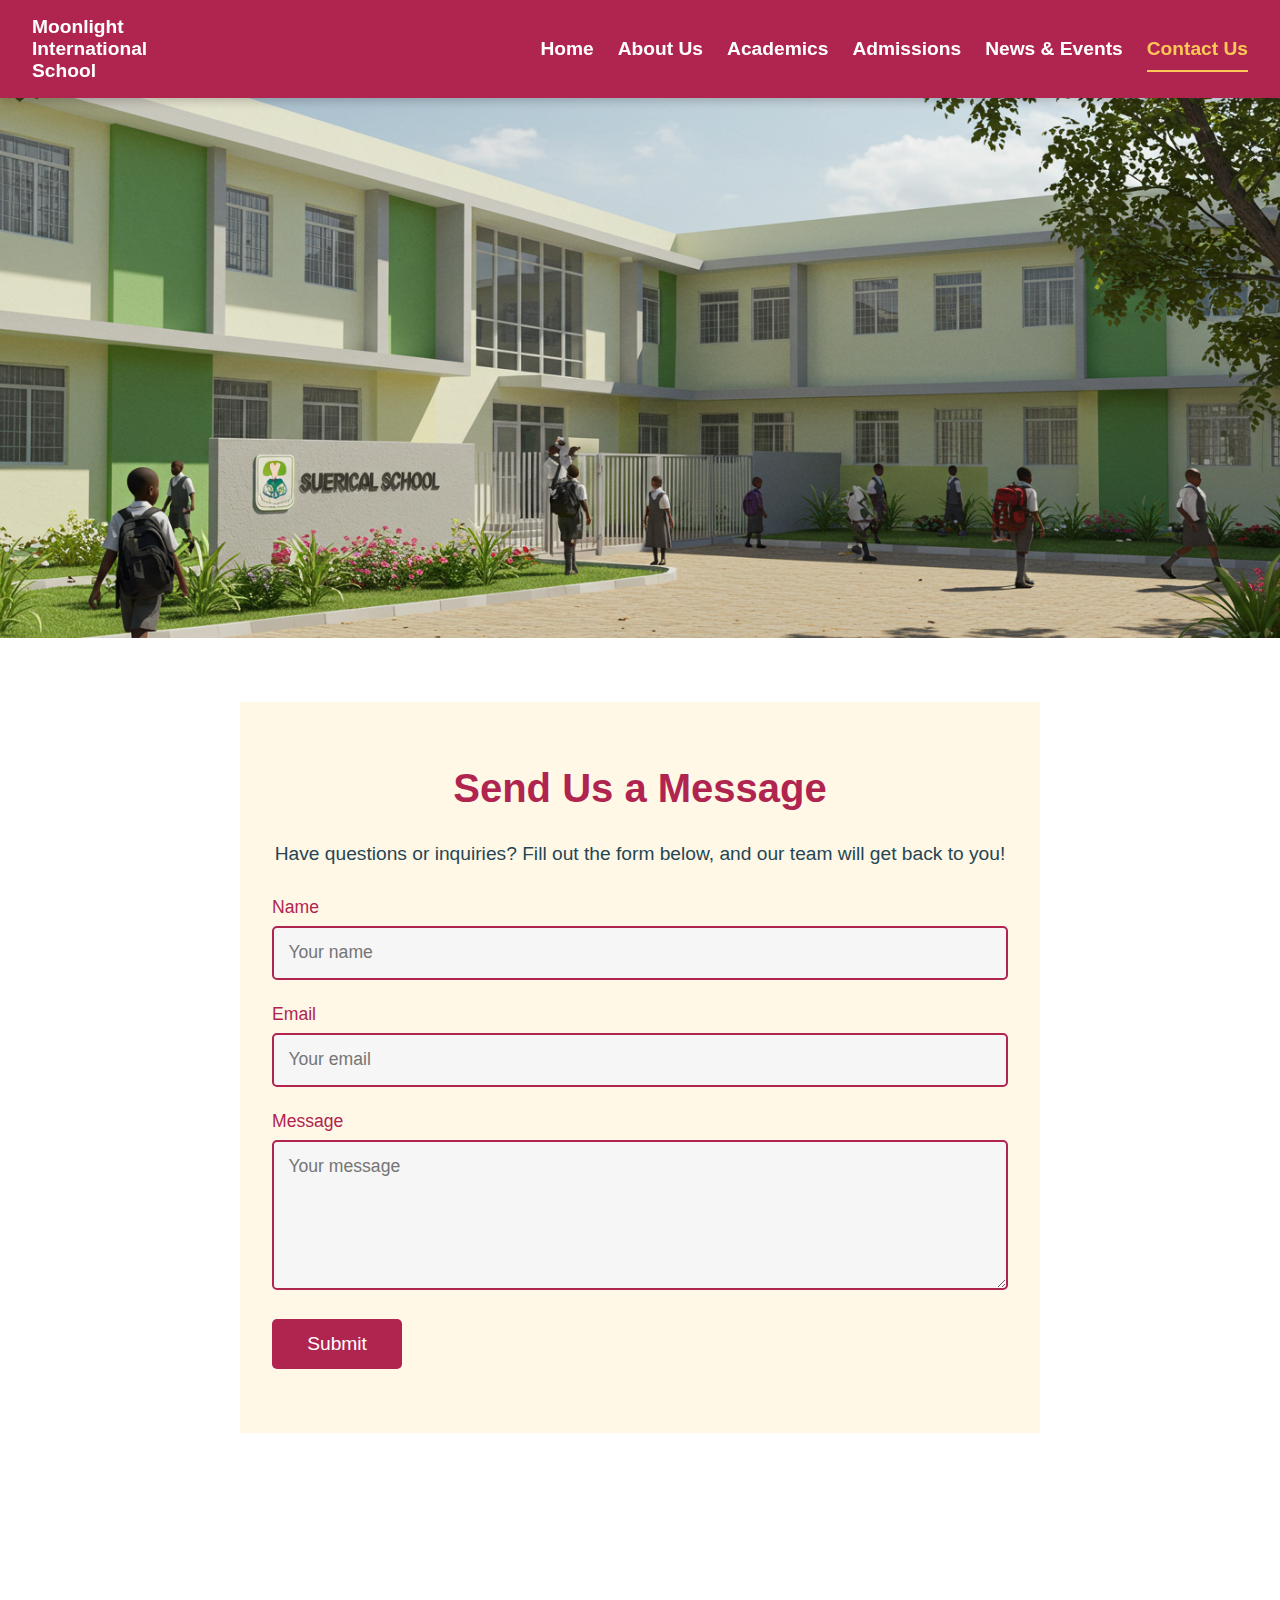
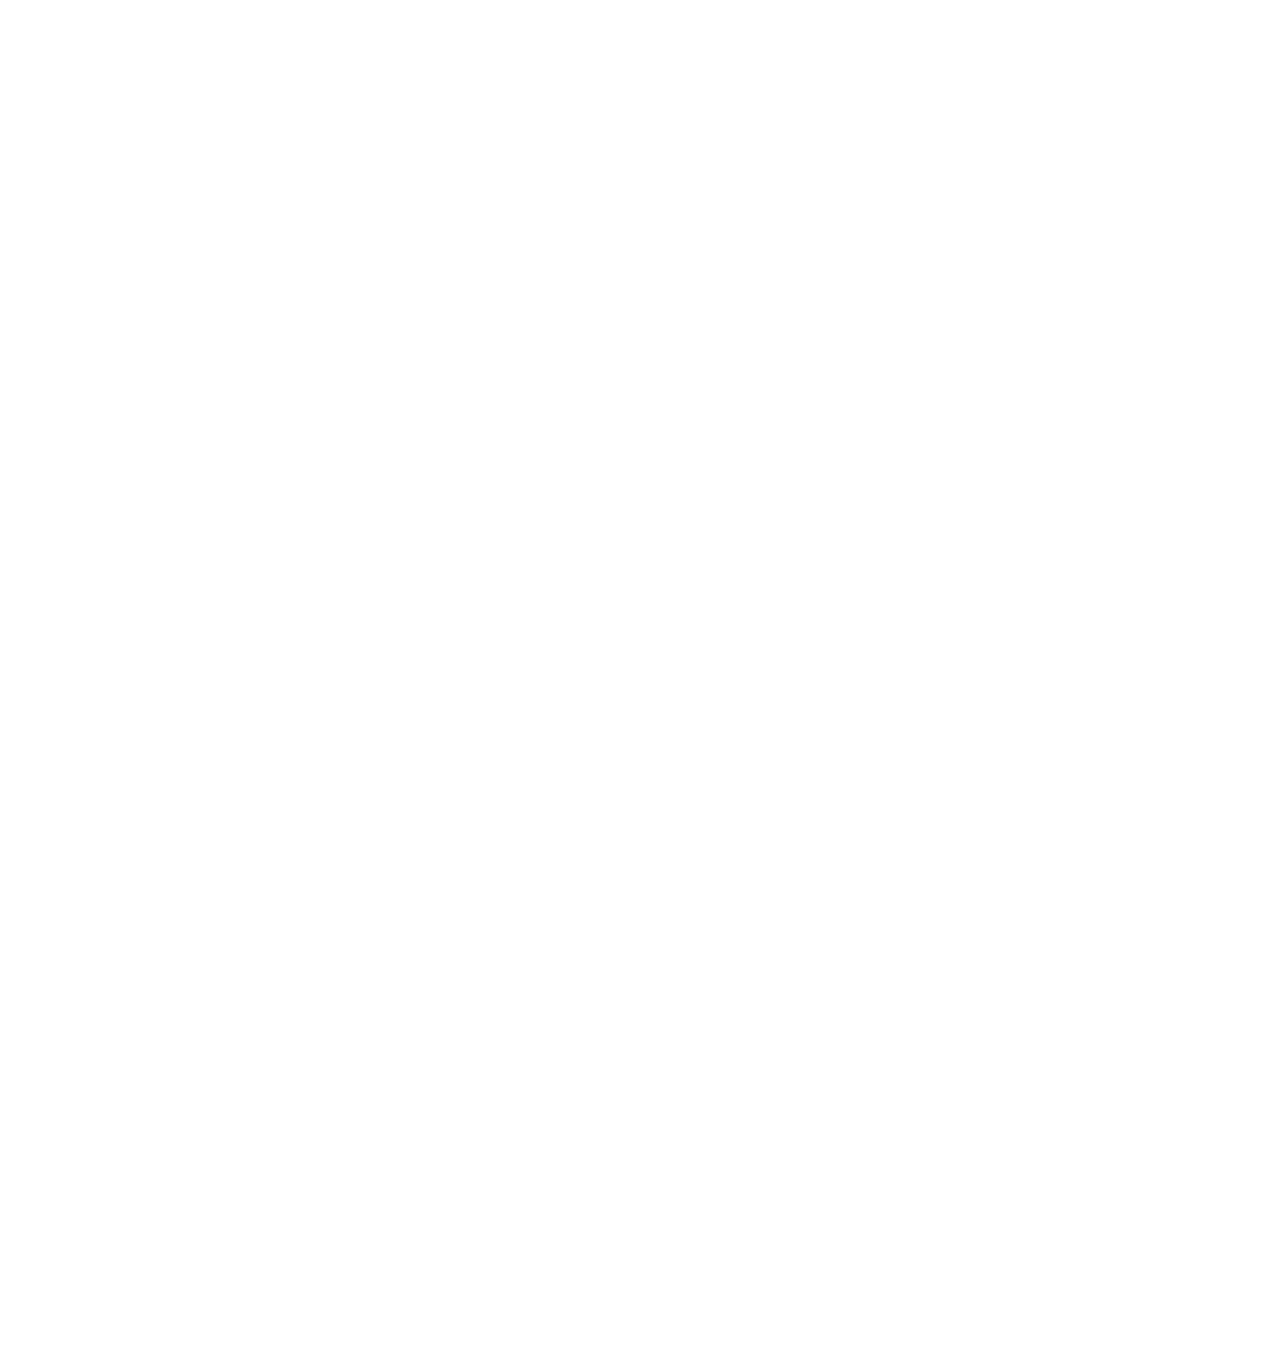
<file: contact/contact.html>
<!DOCTYPE html>
<html lang="en">
<head>
  <meta charset="UTF-8">
  <meta name="viewport" content="width=device-width, initial-scale=1.0">
  <title>Contact Us - Moonlight International School</title>
  <link rel="stylesheet" href="https://cdnjs.cloudflare.com/ajax/libs/font-awesome/6.4.0/css/all.min.css">
  <link rel="stylesheet" href="/contact/contact.css">
</head>
<body>
  <!-- Navigation Bar -->
  <nav>
    <div class="logo">Moonlight <br> International <br> School</div>
    <div class="hamburger">
      <i class="fas fa-bars"></i>
    </div>
    <div class="nav-links">
      <a href="/index.html">Home</a>
      <a href="/about/about.html">About Us</a>
      <a href="/academics/academics.html">Academics</a>
      <a href="/admissions/admissions.html">Admissions</a>
      <a href="/news/news.html">News & Events</a>
      <a href="/contact/contact.html" class="actives">Contact Us</a>
    </div>
  </nav>

  <!-- Hero Section -->
  <section class="hero">
    <img src="/images/admission-img.jpg" alt="Contact Campus">
  </section>

  <!-- Contact Form Section -->
  <section class="contact-form animate-section">
    <h2>Send Us a Message</h2>
    <p>Have questions or inquiries? Fill out the form below, and our team will get back to you!</p>
    <div class="form-group">
      <label for="name">Name</label>
      <input type="text" id="name" placeholder="Your name" aria-label="Your name">
    </div>
    <div class="form-group">
      <label for="email">Email</label>
      <input type="email" id="email" placeholder="Your email" aria-label="Your email">
    </div>
    <div class="form-group">
      <label for="message">Message</label>
      <textarea id="message" placeholder="Your message" aria-label="Your message"></textarea>
    </div>
    <a href="mailto:info@school.edu.gh?subject=Contact%20Form%20Submission" class="submit-button">Submit</a>
  </section>

  <!-- Contact Information Section -->
  <section class="contact-info animate-section">
    <h2>Get in Touch</h2>
    <div class="contact-grid">
      <div class="contact-card">
        <i class="fas fa-map-marker-alt"></i>
        <h3>Address</h3>
        <p>123 School Road, Accra, Ghana</p>
      </div>
      <div class="contact-card">
        <i class="fas fa-phone"></i>
        <h3>Phone</h3>
        <a href="tel:+233123456789">+233 123 456 789</a>
      </div>
      <div class="contact-card">
        <i class="fas fa-envelope"></i>
        <h3>Email</h3>
        <a href="mailto:info@school.edu.gh">info@school.edu.gh</a>
      </div>
    </div>
  </section>

  <!-- Map Section -->
  <section class="map-section animate-section">
    <h2>Find Us</h2>
    <p>Our campus is located in the heart of Accra, easily accessible for parents and visitors.</p>
    <div class="map-container">
      <iframe src="https://www.google.com/maps/embed?pb=!1m18!1m12!1m3!1d3158.4193788525085!2d-0.23123344424651784!3d5.687758049670905!2m3!1f0!2f0!3f0!3m2!1i1024!2i768!4f13.1!3m3!1m2!1s0xfdf9f09bce38ced%3A0x520532dec16710e3!2sFuture%20Stars%20School!5e0!3m2!1sen!2sgh!4v1757809100311!5m2!1sen!2sgh" width="1200" height="450" style="border:0;" allowfullscreen="" loading="lazy" referrerpolicy="no-referrer-when-downgrade"></iframe>
    </div>
  </section>

  <!-- Footer -->
  <footer class="animate-section fade-only">
    <div class="footer-container">
      <div class="footer-column">
        <h3>Moonlight International School</h3>
        <p>&copy; 2025 Moonlight International School. All rights reserved.</p>
        <p><a href="mailto:info@school.edu.gh">info@school.edu.gh</a></p>
        <p><a href="tel:+233123456789">+233 123 456 789</a></p>
      </div>
      <div class="footer-column">
        <h3>Quick Links</h3>
        <a href="/index.html">Home</a>
        <a href="/about/about.html">About Us</a>
        <a href="/academics/academics.html">Academics</a>
        <a href="/admissions/admissions.html">Admissions</a>
        <a href="/news/news.html">News & Events</a>
        <a href="/contact/contact.html">Contact Us</a>
      </div>
      <div class="footer-column">
        <h3>Connect With Us</h3>
        <div class="social-links">
          <a href="https://facebook.com" target="_blank"><i class="fab fa-facebook-f"></i></a>
          <a href="https://twitter.com" target="_blank"><i class="fab fa-twitter"></i></a>
          <a href="https://instagram.com" target="_blank"><i class="fab fa-instagram"></i></a>
        </div>
      </div>
    </div>
  </footer>

  <script src="/contact/contact.js"></script>
</body>
</html>
</file>
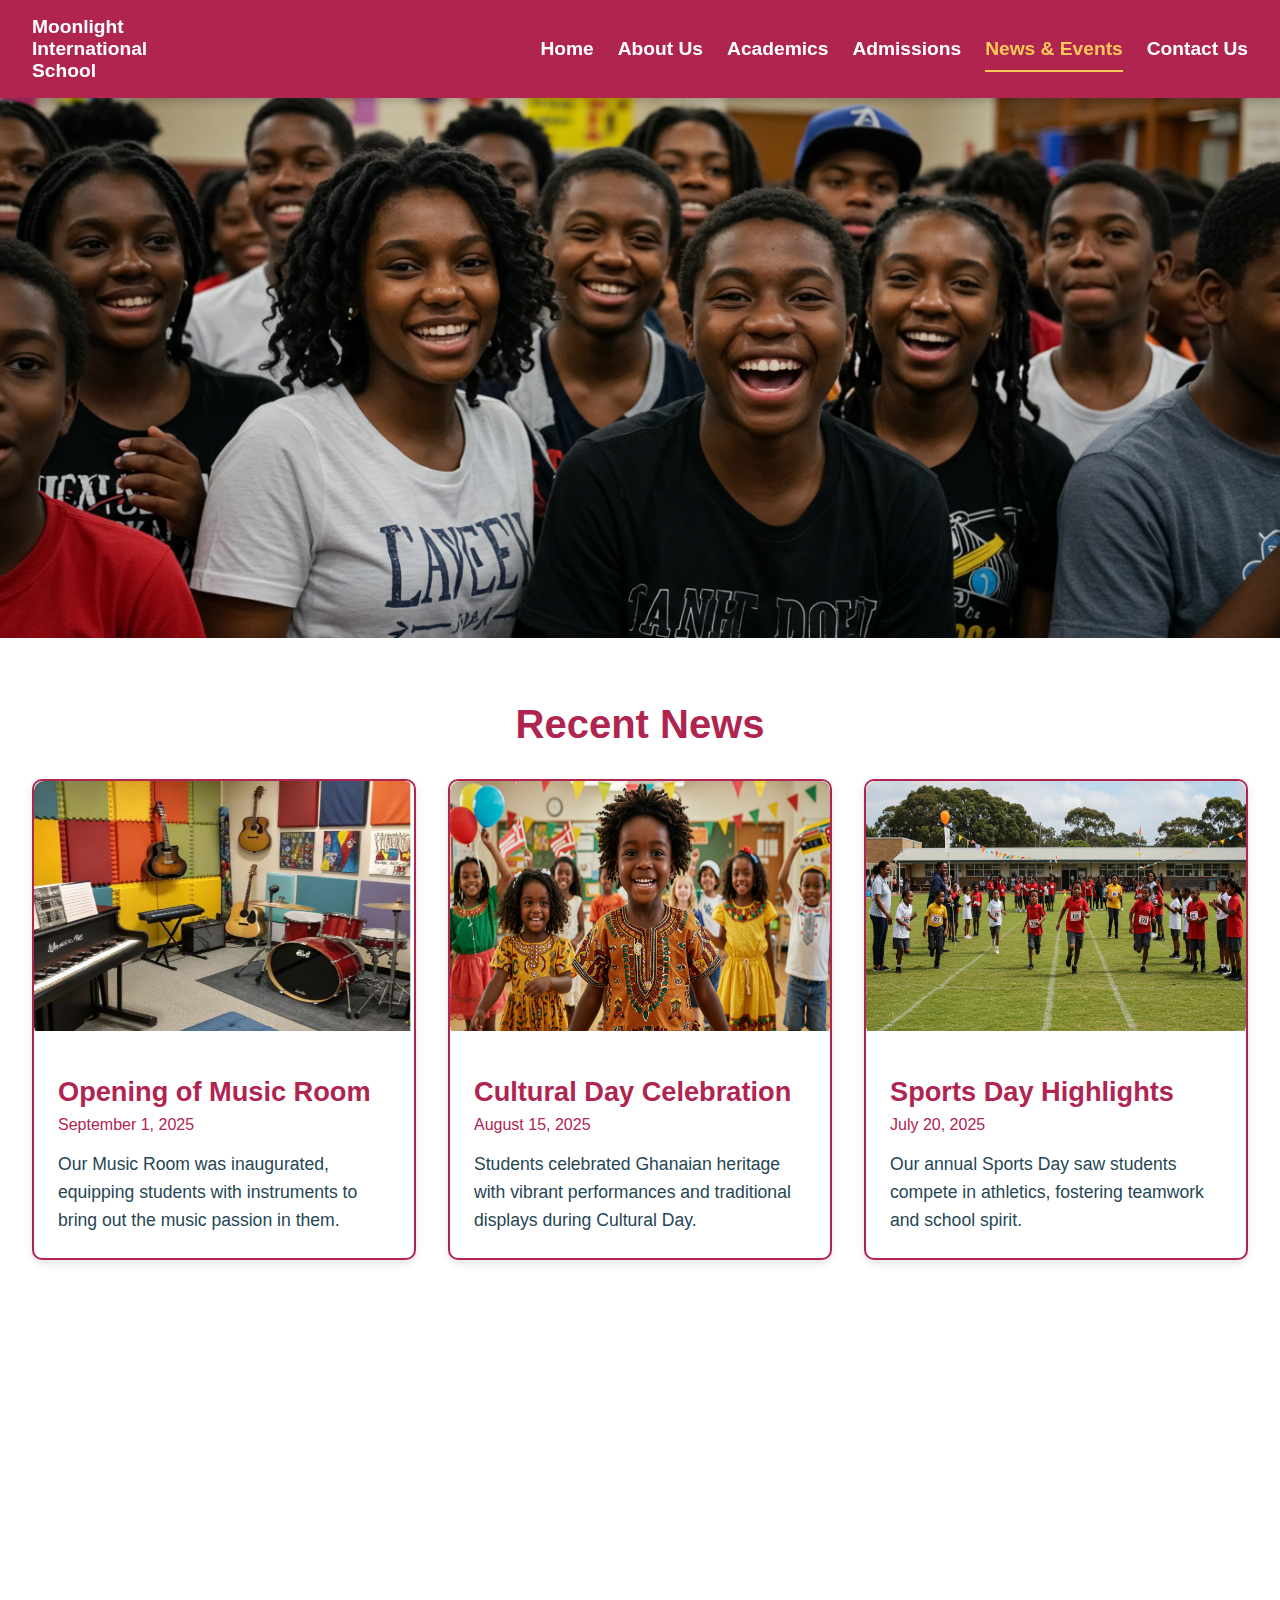
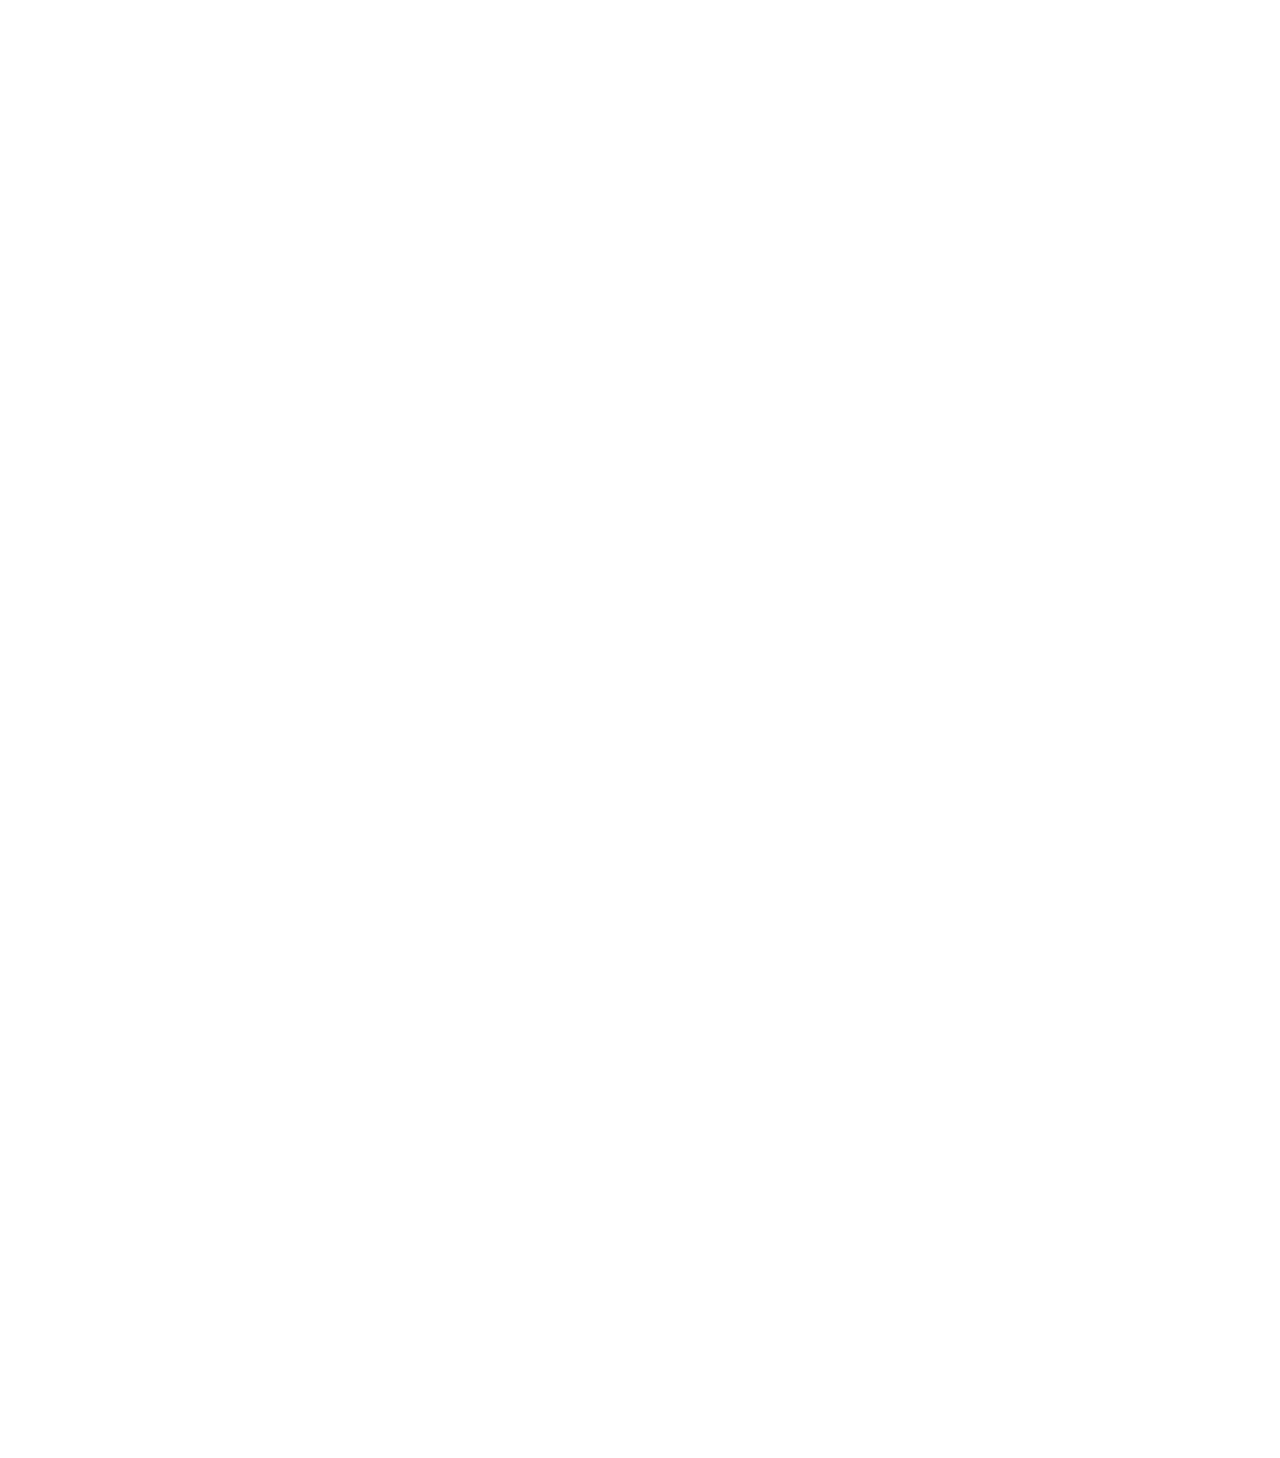
<file: news/news.html>
<!DOCTYPE html>
<html lang="en">
<head>
  <meta charset="UTF-8">
  <meta name="viewport" content="width=device-width, initial-scale=1.0">
  <title>News & Events - Moonlight International School</title>
  <link rel="stylesheet" href="https://cdnjs.cloudflare.com/ajax/libs/font-awesome/6.4.0/css/all.min.css">
  <link rel="stylesheet" href="/news/news.css">
</head>
<body>
  <!-- Navigation Bar -->
  <nav>
    <div class="logo">Moonlight <br> International <br> School</div>
    <div class="hamburger">
      <i class="fas fa-bars"></i>
    </div>
    <div class="nav-links">
      <a href="/index.html">Home</a>
      <a href="/about/about.html">About Us</a>
      <a href="/academics/academics.html">Academics</a>
      <a href="/admissions/admissions.html">Admissions</a>
      <a href="/news/news.html" class="actives">News & Events</a>
      <a href="/contact/contact.html">Contact Us</a>
    </div>
  </nav>

  <!-- Hero Section -->
  <section class="hero">
    <img src="/images/event-img.jpg" alt="News & Events Campus">
  </section>

  <!-- Recent News Section -->
  <section class="recent-news animate-section" id="recent-news">
    <h2>Recent News</h2>
    <div class="news-grid">
      <div class="news-card">
        <div class="news-image">
          <img src="/images/music_img.jpg" alt="ICT Lab Opening">
        </div>
        <div class="news-text">
          <h3>Opening of Music Room</h3>
          <div class="news-date">September 1, 2025</div>
          <p>Our Music Room was inaugurated, equipping students with instruments to bring out the music passion in them.</p>
        </div>
      </div>
      <div class="news-card">
        <div class="news-image">
          <img src="/images/cul-img.jpg" alt="Cultural Day">
        </div>
        <div class="news-text">
          <h3>Cultural Day Celebration</h3>
          <div class="news-date">August 15, 2025</div>
          <p>Students celebrated Ghanaian heritage with vibrant performances and traditional displays during Cultural Day.</p>
        </div>
      </div>
      <div class="news-card">
        <div class="news-image">
          <img src="/images/sport-img.jpg" alt="Sports Day">
        </div>
        <div class="news-text">
          <h3>Sports Day Highlights</h3>
          <div class="news-date">July 20, 2025</div>
          <p>Our annual Sports Day saw students compete in athletics, fostering teamwork and school spirit.</p>
        </div>
      </div>
    </div>
  </section>

  <!-- Upcoming Events Section -->
  <section class="upcoming-events animate-section">
    <h2>Upcoming Events</h2>
    <div class="event-row">
      <div class="event-image">
        <img src="/images/pta2.png" alt="Parent-Teacher Meeting">
      </div>
      <div class="event-text">
        <h3>Parent-Teacher Conference</h3>
        <div class="event-date">October 10, 2025</div>
        <p>Join us for our quarterly Parent-Teacher Conference to discuss student progress and academic plans. Schedule your appointment today!</p>
      </div>
    </div>
    <div class="event-row">
      <div class="event-image">
        <img src="/images/carols_img.png" alt="Carols Night">
      </div>
      <div class="event-text">
        <h3>Carols Night</h3>
        <div class="event-date">December 5, 2025</div>
        <p>Celebrate the festive season with our Carols Night, featuring student performances of holiday songs and cheer.</p>
      </div>
    </div>
  </section>

  <!-- CTA Section -->
  <section class="cta-section animate-section fade-only">
    <h2>Stay Updated</h2>
    <p>Subscribe to our newsletter or follow us on social media to stay informed about the latest news and events!</p>
    <div class="cta-form">
      <input type="email" placeholder="Enter your email" aria-label="Email for newsletter subscription">
      <a href="contact.html" class="cta-button">Subscribe Now</a>
    </div>
  </section>

  <!-- Footer -->
  <footer class="animate-section fade-only">
    <div class="footer-container">
      <div class="footer-column">
        <h3>Moonlight International School</h3>
        <p>&copy; 2025 Moonlight International School. All rights reserved.</p>
        <p><a href="mailto:info@school.edu.gh">info@school.edu.gh</a></p>
        <p><a href="tel:+233123456789">+233 123 456 789</a></p>
      </div>
      <div class="footer-column">
        <h3>Quick Links</h3>
        <a href="index.html">Home</a>
        <a href="about.html">About Us</a>
        <a href="academics.html">Academics</a>
        <a href="admissions.html">Admissions</a>
        <a href="news.html">News & Events</a>
        <a href="contact.html">Contact Us</a>
      </div>
      <div class="footer-column">
        <h3>Connect With Us</h3>
        <div class="social-links">
          <a href="https://facebook.com" target="_blank"><i class="fab fa-facebook-f"></i></a>
          <a href="https://twitter.com" target="_blank"><i class="fab fa-twitter"></i></a>
          <a href="https://instagram.com" target="_blank"><i class="fab fa-instagram"></i></a>
        </div>
      </div>
    </div>
  </footer>

  <script src="/news/news.js"></script>
</body>
</html>
</file>
<file: style.css>
* {
      margin: 0;
      padding: 0;
      box-sizing: border-box;
      font-family: Arial, sans-serif;
    }

    body {
      /* background-color: #F5F6F5; */
      background-color: #FFFFFF;
      /* color: #264653; */
      font-size: 1.1rem;
    }

    /* Navigation Bar */
    nav {
      /* background-color: #1B5E20; */
      background-color: #B02550;
      padding: 1rem 2rem;
      display: flex;
      justify-content: space-between;
      align-items: center;
      box-shadow: 0 4px 8px rgba(0, 0, 0, 0.17);

      position: sticky;
      top: 0;
      z-index: 100;
    }

    .logo {
      font-size: 1.2rem;
      color: #FFFFFF;
      font-weight: bold;
    }

    .nav-links {
      display: flex;
      gap: 1.5rem;
    }

    .nav-links a {
      color: #FFFFFF;
      text-decoration: none;
      font-weight: bold;
      font-size: 1.2rem;
      transition: color 0.3s;
      position: relative;
    }

    .nav-links a:hover {
      /* color: #B02550; */
      color: #FFC857;
    }
    
    .nav-links a::after{
      content: "";
      position: absolute;
      width: 0px;
      height: 2px;
      background-color: #FFC857;
      left: 0;
      bottom: -12px;
      transition:  0.3s;

    }

    .nav-links a:hover::after{
        width: 100%;
    }

    .nav-links a.actives{
      color: #FFC857;
    }

    .nav-links a.actives::after{
      width: 100%;
    }

  
    .hamburger {
      display: none;
      font-size: 2rem;
      color: #FFFFFF;
      /* color: red; */
      cursor: pointer;
    }

    /* Hero Section */
    .hero {
      position: relative;
      height: 80vh;
      display: flex;
      align-items: center;
      justify-content: center;
      overflow: hidden;
    }

    .hero img {
      width: 100%;
      height: 100%;
      object-fit: cover;
      animation: zoom 12s infinite ease-in-out;
    }

    @keyframes zoom {
      0% { transform: scale(1); }
      50% { transform: scale(1.15); }
      100% { transform: scale(1); }
    }

    .hero-text {
      position: absolute;
      text-align: center;
      color: #FFFFFF;
      /* text-shadow: 2px 2px 6px rgba(27, 94, 32, 0.8); */
      padding: 1rem;
      background: rgba(176, 37, 80, 0.7);
      border-radius: 10px;
    }

    .hero-text h1 {
      font-size: 4rem;
      margin-bottom: 1.5rem;
    }

    .hero-text p {
      font-size: 1.4rem;
      margin-bottom: 2rem;
    }

    .cta-button {
       background-color: #B02550;
      color: #FFFFFF;
      padding: 0.9rem 2.2rem;
      border: none;
      border-radius: 5px;
      font-size: 1.2rem;
      text-decoration: none;
      cursor: pointer;
      transition: background-color 0.3s;
    }

    .cta-button:hover {
      background-color: #FFD166;
      color: #264653;
    }

    /* Animation Classes */
    .animate-section {
      opacity: 0;
      transform: translateY(50px);
      transition: opacity 0.6s ease-out, transform 0.6s ease-out;
    }

    .animate-section.visible {
      opacity: 1;
      transform: translateY(0);
    }

    .animate-section.fade-only {
      opacity: 0;
      transition: opacity 0.6s ease-out;
    }

    .animate-section.fade-only.visible {
      opacity: 1;
    }

    /* Overview Section */
    .overview {
      padding: 4rem 2rem;
      /* max-width: 1200px; */
      width: 100%;
      margin: 0 auto;
      display: flex;
      /* flex-wrap: wrap; */
      gap: 2rem;
      align-items: center;
      background-color: #FFFFFF;
      margin-top: 5rem;
    }

    .overview-text {
      flex: 1;
      min-width: 300px;
    }

    .overview-text h2 {
      font-size: 2.5rem;
      margin-bottom: 1rem;
      color: #B02550;
    }

    .overview-text p {
      font-size: 1.2rem;
      line-height: 1.7;
      color: #264653;
      margin-bottom: 1rem;
    }

    .overview-image {
      flex: 1;
      min-width: 300px;
    }

    .overview-image img {
      width: 100%;
      height: auto;
      border-radius: 10px;
      box-shadow: 0 4px 8px rgba(0, 0, 0, 0.1);
      border: 2px solid #B02550;
    }

    /* Academic Stages Section */
    .academic-stages {
      padding: 4rem 2rem;
      /* max-width: 1200px; */
      margin: 0 auto;
      background-color: #FFFFFF;
    }

    .academic-stages h2 {
      font-size: 2.5rem;
      text-align: center;
      margin-bottom: 2rem;
      color: #B02550;
    }

    .academic-stages-grid {
      display: flex;
      /* flex-wrap: wrap; */
      gap: 2rem;
      justify-content: center;
    }

    .stage-card {
      /* flex: 1; */
      min-width: 250px;
      max-width: 400px;
      background-color: #F5F6F5;
      border-radius: 10px;
      text-align: center;
      box-shadow: 0 4px 8px rgba(0, 0, 0, 0.15);
      /* border: 2px solid #2ECC71; */
    }

    .stage-image {
      overflow: hidden;
      border-radius: 10px;
      /* margin-bottom: .2rem; */
    }

    .stage-image img {
      width: 100%;
      height: auto;
      transition: transform 0.3s ease;
    }

    .stage-card:hover .stage-image img {
      transform: scale(1.1);
    }

    .stage-text{
      padding: 1.5rem;

    }

    .stage-card h3 {
      font-size: 1.7rem;
      color: #B02550;
      margin-bottom: 1rem;
    }

    .stage-card p {
      font-size: 1.1rem;
      color: #264653;
      /* text-align: left; */

    }

    
    /* News & Events Section */
    .news-events {
      padding: 4rem 2rem;
      /* max-width: 1200px; */
      width: 100%;
      margin: 0 auto;
      background-color: #FFFFFF;


    }

    .news-events h2 {
      font-size: 2.5rem;
      text-align: center;
      margin-bottom: 2rem;
      color: #B02550;
    }

    .news-events-grid {
      display: flex;
      flex-wrap: wrap;
      gap: 2rem;
      justify-content: center;
    }

    .news-card {
      flex: 1;
      min-width: 250px;
      max-width: 400px;
      background-color: #F5F6F5;
      border-radius: 10px;
      box-shadow: 0 4px 8px rgba(0, 0, 0, 0.17);
      /* border: 2px solid #2ECC71; */
      overflow: hidden;
      transition: .5s;
    }

    .news-image {
      overflow: hidden;
      border-radius: 10px 10px 0 0;
      margin-bottom: 1rem;
      width: 100%;
    }

    .news-image img {
      width: 100%;
      height: auto;
      transition: transform 0.3s ease;
    }

    .news-card:hover {
      transform: scale(1.03);
    }
    .news-card:hover .news-image img {
      transform: scale(1.1);
    }

    .news-text{
        padding: 1rem;
    }

    .news-card h3 {
      font-size: 1.7rem;
      color: #B02550;
      margin-bottom: 0.5rem;
    }

    .news-card p {
      font-size: 1.1rem;
      color: #264653;

      margin-bottom: 1rem;
    }

    .news-card span {
      font-size: 1rem;
      color: #264653;
      font-style: italic;
    }

    .news-card a {
      color: rgba(176, 37, 80);
      text-decoration: none;
      font-weight: bold;
      font-size: 1.1rem;
    }

    .news-card a:hover {
      
      color: #FFC857;

    }

    /* Highlights Section */
    .highlights {
      padding: 4rem 2rem;
      /* max-width: 1200px; */
      width: 100%;
      margin: 0 auto;
      background-color: #FFFFFF;
    }

    .highlights h2 {
      font-size: 2.5rem;
      text-align: center;
      margin-bottom: 2rem;
      color: #B02550;
    }

    .highlights-grid {
      display: flex;
      flex-wrap: wrap;
      gap: 2rem;
      justify-content: center;
    }

    .highlight-card {
      flex: 1;
      min-width: 250px;
      max-width: 350px;
      background-color: #F5F6F5;
      padding: 1.5rem;
      border-radius: 10px;
      text-align: center;
      box-shadow: 0 4px 8px rgba(0, 0, 0, 0.1);
      border: 2px solid #FFD166;
    }

    .highlight-card i {
      font-size: 2.8rem;
      color: #B02550;
      margin-bottom: 1rem;
    }

    .highlight-card h3 {
      font-size: 1.7rem;
      color: #B02550;
      margin-bottom: 1rem;
    }

    .highlight-card p {
      font-size: 1.1rem;
      color: #264653;
    }


    /* Testimonials Section */
    .testimonials {
      padding: 4rem 2rem;
      /* background-color: #1B5E20; */
      background-color: #FFFFFF;
      color: #264653;
      text-align: center;
    }

    .testimonials h2 {
      font-size: 2.5rem;
      margin-bottom: 2rem;
      color: #B02550;

    }

    .testimonials-grid {
      display: flex;
      flex-wrap: wrap;
      gap: 2rem;
      justify-content: center;
      max-width: 1200px;
      margin: 0 auto;
    }

    .testimonial-card {
      flex: 1;
      min-width: 250px;
      max-width: 350px;
      background-color: #F5F6F5;
      padding: 1.5rem;
      border-radius: 10px;
      border: 2px solid #FFC857;
    }

    .testimonial-card i {
      font-size: 1.8rem;
      margin-bottom: 1rem;
      display: block;
      color: #B02550;
    }

    .testimonial-card p {
      font-size: 1.1rem;
      line-height: 1.6;
      margin-bottom: 1rem;
      color: #264653;
    }

    .testimonial-card h4 {
      font-size: 1.3rem;
      font-style: italic;
      color: #264653;
    }

    /* CTA Section */
    .cta-section {
      padding: 4rem 2rem;
      text-align: center;
      background-color: #FFF8E7;
    }

    .cta-section h2 {
      font-size: 2.5rem;
      color: #B02550;
      margin-bottom: 1.5rem;
    }

    .cta-section p {
      font-size: 1.2rem;
      color: #264653;
      margin-bottom: 2rem;
      max-width: 800px;
      margin-left: auto;
      margin-right: auto;
    }

    /* Footer */
    footer {
      background-color: #4A4A4A;
      color: #FFFFFF;
      padding: 3rem 2rem;
      text-align: left;
    }

    .footer-container {
      display: flex;
      flex-wrap: wrap;
      gap: 2rem;
      max-width: 1200px;
      margin: 0 auto;
    }

    .footer-column {
      flex: 1;
      min-width: 200px;
    }

    .footer-column h3 {
      font-size: 1.5rem;
      margin-bottom: 1rem;
      color: #FFFFFF;
    }

    .footer-column p, .footer-column a {
      font-size: 1.1rem;
      color: #FFFFFF;
      text-decoration: none;
      margin-bottom: 0.5rem;
      display: block;
    }

    .footer-column a:hover {
      color: #FFD166;

    }

    .social-links {
      display: flex;
      gap: 1.5rem;
    }

    .social-links a {
      font-size: 1.8rem;
      color: #FFFFFF;
      transition: color 0.3s;
    }

    .social-links a:hover {
      color: #FFD166;

    }

    /* Responsive Design */
    @media (max-width: 768px) {
      .hamburger {
        display: block;
      }

      .nav-links {
        display: none;
        flex-direction: column;
        position: absolute;
        top: 90px;
        left: 0;
        width: 100%;
        /* background-color: #1B5E20; */
        background-color: #FFFFFF;
        padding: 1rem;
        text-align: center;
      }

      .nav-links.active {
        display: flex;
        background-color: #B02550;
      }

      .hero-text h1 {
        font-size: 3rem;
      }

      .hero-text p {
        font-size: 1.2rem;
      }

      .overview, .academic-stages-grid, .highlights-grid, .news-events-grid, .testimonials-grid, .footer-container {
        flex-direction: column;
        align-items: center;
      }

      .footer-column {
        text-align: center;
      }

      .social-links {
        justify-content: center;
      }
    }

    @media (max-width: 480px) {
      .hero-text h1 {
        font-size: 2.5rem;
      }

      .cta-button {
        padding: 0.7rem 1.8rem;
        font-size: 1.1rem;
      }

      .overview{
        flex-direction: column-reverse;
      }


    }
</file>
<file: about/about.css>
* {
      margin: 0;
      padding: 0;
      box-sizing: border-box;
      font-family: Arial, sans-serif;
    }

    body {
      background-color: #FFFFFF;
      font-size: 1.1rem;
    }

    /* Navigation Bar */
    nav {
      background-color: #B02550;
      padding: 1rem 2rem;
      display: flex;
      justify-content: space-between;
      align-items: center;
      box-shadow: 0 4px 8px rgba(0, 0, 0, 0.17);
      position: sticky;
      top: 0;
      z-index: 100;
    }

    .logo {
      font-size: 1.2rem;
      color: #FFFFFF;
      font-weight: bold;
    }

    .nav-links {
      display: flex;
      gap: 1.5rem;
    }

    .nav-links a {
      color: #FFFFFF;
      text-decoration: none;
      font-weight: bold;
      font-size: 1.2rem;
      transition: color 0.3s;
      position: relative;
    }

    .nav-links a:hover {
      /* color: #B02550; */
      color: #FFC857;
    }
    
    .nav-links a::after{
      content: "";
      position: absolute;
      width: 0px;
      height: 2px;
      background-color: #FFC857;
      left: 0;
      bottom: -12px;
      transition:  0.3s;

    }

    .nav-links a:hover::after{
        width: 100%;
    }

    .nav-links a.actives{
      color: #FFC857;
    }

    .nav-links a.actives::after{
      width: 100%;
    }

    .hamburger {
      display: none;
      font-size: 2rem;
      color: #FFFFFF;
      cursor: pointer;
    }

    /* Hero Section */
    .hero {
      position: relative;
      height: 60vh;
      display: flex;
      align-items: center;
      justify-content: center;
      overflow: hidden;
    }

    .hero img {
      width: 100%;
      height: 100%;
      object-fit: cover;
      animation: zoom 12s infinite ease-in-out;
    }

    @keyframes zoom {
      0% { transform: scale(1); }
      50% { transform: scale(1.15); }
      100% { transform: scale(1); }
    }

        .hero-text {
      position: absolute;
      text-align: center;
      color: #FFFFFF;
      /* text-shadow: 2px 2px 6px rgba(27, 94, 32, 0.8); */
      padding: 1rem;
      background: rgba(176, 37, 80, 0.7);
      border-radius: 10px;
    }

    .hero-text h1 {
      font-size: 4rem;
      margin-bottom: 1.5rem;
    }

    .hero-text p {
      font-size: 1.4rem;
      margin-bottom: 2rem;
    }

    .cta-button {
       background-color: #B02550;
      color: #FFFFFF;
      padding: 0.9rem 2.2rem;
      border: none;
      border-radius: 5px;
      font-size: 1.2rem;
      text-decoration: none;
      cursor: pointer;
      transition: background-color 0.3s;
    }

    .cta-button:hover {
      background-color: #FFD166;
      color: #264653;
    }

    /* Animation Classes */
    .animate-section {
      opacity: 0;
      transform: translateY(50px);
      transition: opacity 0.6s ease-out, transform 0.6s ease-out;
    }

    .animate-section.visible {
      opacity: 1;
      transform: translateY(0);
    }

    .animate-section.fade-only {
      opacity: 0;
      transition: opacity 0.6s ease-out;
    }

    .animate-section.fade-only.visible {
      opacity: 1;
    }

    /* History Section */
    .history {
      padding: 4rem 2rem;
      /* max-width: 1200px; */
      width: 100%;
      margin: 0 auto;
      display: flex;
      /* flex-wrap: wrap; */
      gap: 2rem;
      align-items: center;
      background-color: #FFFFFF;
      margin-bottom: 1rem;
    }

    .history-text {
      flex: 1;
      min-width: 300px;
    }

    .history-text h2 {
      font-size: 2.5rem;
      margin-bottom: 1rem;
      color: #B02550;
    }

    .history-text p {
      font-size: 1.2rem;
      line-height: 1.7;
      color: #264653;
      margin-bottom: 1rem;
    }

    .history-image {
      flex: 1;
      min-width: 300px;
    }

    .history-image img {
      width: 100%;
      height: auto;
      border-radius: 10px;
      box-shadow: 0 4px 8px rgba(0, 0, 0, 0.1);
      border: 2px solid #B02550;
    }

    /* Principal's Message Section */
    .principal-message {
      padding: 4rem 2rem;
      /* max-width: 1200px; */
      width: 100%;
      margin: 0 auto;
      display: flex;
      flex-direction: row-reverse;
      /* flex-wrap: wrap; */
      gap: 2rem;
      align-items: center;
      background-color: #FFFFFF;
    }

    .principal-text {
      flex: 1;
      min-width: 300px;
    }

    .principal-text h2 {
      font-size: 2.5rem;
      margin-bottom: 1rem;
      color: #B02550;
    }

    .principal-text p {
      font-size: 1.2rem;
      line-height: 1.7;
      color: #264653;
      margin-bottom: 1rem;
    }

    .principal-image {
      flex: 1;
      min-width: 300px;
    }

    .principal-image img {
      width: 100%;
      height: auto;
      border-radius: 10px;
      box-shadow: 0 4px 8px rgba(0, 0, 0, 0.1);
      border: 2px solid #B02550;
    }

    /* Mission and Vision Section */
    .mission-vision {
      padding: 4rem 2rem;
      /* max-width: 1200px; */
      width: 100%;
      margin: 0 auto;
      background-color: #FFFFFF;
    }

    .mission-vision h2 {
      font-size: 2.5rem;
      text-align: center;
      margin-bottom: 2rem;
      color: #B02550;
    }

    .mission-vision-grid {
      display: flex;
      gap: 2rem;
      justify-content: center;
    }

    .mission-vision-card {
      flex: 1;
      min-width: 300px;
      max-width: 500px;
      background-color: #F5F6F5;
      padding: 1.5rem;
      border-radius: 10px;
      text-align: center;
      box-shadow: 0 4px 8px rgba(0, 0, 0, 0.1);
      border: 2px solid #B02550;
    }

    .mission-vision-card h3 {
      font-size: 1.7rem;
      color: #B02550;
      margin-bottom: 1rem;
    }

    .mission-vision-card p {
      font-size: 1.1rem;
      color: #264653;
      line-height: 1.6;
    }

    /* Core Values Section */
    .core-values {
      padding: 4rem 2rem;
      /* max-width: 1200px; */
      margin: 0 auto;
      background-color: #FFFFFF;
    }

    .core-values h2 {
      font-size: 2.5rem;
      text-align: center;
      margin-bottom: 2rem;
      color: #B02550;
    }

    .core-values-grid {
      display: flex;
      flex-wrap: wrap;
      gap: 2rem;
      justify-content: center;
    }

    .value-card {
      flex: 1;
      min-width: 250px;
      max-width: 350px;
      background-color: #F5F6F5;
      padding: 1.5rem;
      border-radius: 10px;
      text-align: center;
      box-shadow: 0 4px 8px rgba(0, 0, 0, 0.1);
      border: 2px solid #B02550;
    }

    .value-card i {
      font-size: 2.8rem;
      color: #B02550;
      margin-bottom: 1rem;
    }

    .value-card h3 {
      font-size: 1.7rem;
      color: #B02550;
      margin-bottom: 1rem;
    }

    .value-card p {
      font-size: 1.1rem;
      color: #264653;
    }

    /* Faculty & Staff Section */
    .faculty {
      padding: 4rem 2rem;
      /* max-width: 1200px; */
      width: 100%;
      margin: 0 auto;
      background-color: #FFFFFF;
    }

    .faculty h2 {
      font-size: 2.5rem;
      text-align: center;
      margin-bottom: 2rem;
      color: #B02550;
    }

    .faculty-grid {
      display: flex;
      flex-wrap: wrap;
      gap: 2rem;
      justify-content: center;
    }

    .faculty-card {
      flex: 1;
      min-width: 250px;
      max-width: 350px;
      background-color: #F5F6F5;
      border-radius: 10px;
      text-align: center;
      box-shadow: 0 4px 8px rgba(0, 0, 0, 0.1);
      border: 2px solid #B02550;
    }

    .faculty-image {
      overflow: hidden;
      /* border-radius: 50%; */
      width: 100%;
      /* height: 150px; */
      margin: 0 auto 1rem;
      /* border: 2px solid #2ECC71; */
    }

    .faculty-text{
      padding: 1.5rem;

    }

    .faculty-image img {
      width: 100%;
      height: 100%;
      object-fit: cover;
      transition: transform 0.3s ease;
    }

    .faculty-card:hover .faculty-image img {
      transform: scale(1.1);
    }

    .faculty-card h3 {
      font-size: 1.7rem;
      color: #B02550;
      margin-bottom: 0.5rem;
    }

    .faculty-card p {
      font-size: 1.1rem;
      color: #264653;
      margin-bottom: 0.5rem;
    }

    .faculty-card span {
      font-size: 1rem;
      color: #264653;
      font-style: italic;
    }

    /* CTA Section */
    .cta-section {
      padding: 4rem 2rem;
      text-align: center;
      background-color: #FFF8E7;
    }

    .cta-section h2 {
      font-size: 2.5rem;
      color: #1B5E20;
      margin-bottom: 1.5rem;
    }

    .cta-section p {
      font-size: 1.2rem;
      color: #264653;
      margin-bottom: 2rem;
      max-width: 800px;
      margin-left: auto;
      margin-right: auto;
    }

    /* Footer */
    footer {
      background-color: #4A4A4A;
      color: #FFFFFF;
      padding: 3rem 2rem;
      text-align: left;
    }

    .footer-container {
      display: flex;
      flex-wrap: wrap;
      gap: 2rem;
      max-width: 1200px;
      margin: 0 auto;
    }

    .footer-column {
      flex: 1;
      min-width: 200px;
    }

    .footer-column h3 {
      font-size: 1.5rem;
      margin-bottom: 1rem;
      color: #FFFFFF;
    }

     .footer-column p, .footer-column a {
      font-size: 1.1rem;
      color: #FFFFFF;
      text-decoration: none;
      margin-bottom: 0.5rem;
      display: block;
    }

    .footer-column a:hover {
      color: #2ECC71;

    }

    .social-links {
      display: flex;
      gap: 1.5rem;
    }

    .social-links a {
      font-size: 1.8rem;
      color: #FFFFFF;
      transition: color 0.3s;
    }

    .social-links a:hover {
      color: #2ECC71;

    }

    /* Responsive Design */
    @media (max-width: 768px) {
      .hamburger {
        display: block;
      }

      .nav-links {
        display: none;
        flex-direction: column;
        position: absolute;
        top: 90px;
        left: 0;
        width: 100%;
        /* background-color: #1B5E20; */
        background-color: #FFFFFF;
        padding: 1rem;
        text-align: center;
      }

      .nav-links.active {
        display: flex;
        background-color: #B02550;
      }

      .hero-text h1 {
        font-size: 3rem;
      }

      .hero-text p {
        font-size: 1.2rem;
      }

      .history, .principal-message, .mission-vision-grid, .core-values-grid, .faculty-grid, .footer-container {
        flex-direction: column;
        align-items: center;
      }

      .footer-column {
        text-align: center;
      }

      .social-links {
        justify-content: center;
      }
    }

    @media (max-width: 480px) {
      .hero-text h1 {
        font-size: 2.5rem;
      }

      .cta-button {
        padding: 0.7rem 1.8rem;
        font-size: 1.1rem;
      }

      .history{
        flex-direction: column-reverse;
      }

      .principal-message{
        flex-direction: column-reverse;
      }

    }
</file>
<file: academics/academics.css>
* {
      margin: 0;
      padding: 0;
      box-sizing: border-box;
      font-family: Arial, sans-serif;
    }

    body {
      /* background-color: #FFF8E7; */
      background-color: #FFFFFF;
      font-size: 1.1rem;
    }

    /* Navigation Bar */
    nav {
      background-color: #B02550;
      padding: 1rem 2rem;
      display: flex;
      justify-content: space-between;
      align-items: center;
      box-shadow: 0 4px 8px rgba(0, 0, 0, 0.17);
      position: sticky;
      top: 0;
      z-index: 100;
    }

    .logo {
      font-size: 1.2rem;
      color: #FFFFFF;
      font-weight: bold;
    }

    .nav-links {
      display: flex;
      gap: 1.5rem;
    }

    .nav-links a {
      color: #FFFFFF;
      text-decoration: none;
      font-weight: bold;
      font-size: 1.2rem;
      transition: color 0.3s;
      position: relative;
    }

    .nav-links a:hover {
      /* color: #B02550; */
      color: #FFC857;
    }
    
    .nav-links a::after{
      content: "";
      position: absolute;
      width: 0px;
      height: 2px;
      background-color: #FFC857;
      left: 0;
      bottom: -12px;
      transition:  0.3s;

    }

    .nav-links a:hover::after{
        width: 100%;
    }

    .nav-links a.actives{
      color: #FFC857;
    }

    .nav-links a.actives::after{
      width: 100%;
    }


    .hamburger {
      display: none;
      font-size: 2rem;
      color: #1B5E20;
      cursor: pointer;
    }

    /* Hero Section */
    .hero {
      width: 100%;
      position: relative;
      height: 60vh;
      display: flex;
      align-items: center;
      justify-content: center;
      overflow: hidden;
    }

    .hero img {
      width: 100%;
      height: 100%;
      object-fit: cover;
      /* animation: zoom 12s infinite ease-in-out; */
    }

    /* @keyframes zoom {
      0% { transform: scale(1); }
      50% { transform: scale(1.15); }
      100% { transform: scale(1); }
    } */
        .hero-text {
      position: absolute;
      text-align: center;
      color: #FFFFFF;
      /* text-shadow: 2px 2px 6px rgba(27, 94, 32, 0.8); */
      padding: 1rem;
      background: rgba(176, 37, 80, 0.7);
      border-radius: 10px;
    }

    .hero-text h1 {
      font-size: 4rem;
      margin-bottom: 1.5rem;
    }

    .hero-text p {
      font-size: 1.4rem;
      margin-bottom: 2rem;
    }

    .cta-button {
       background-color: #B02550;
      color: #FFFFFF;
      padding: 0.9rem 2.2rem;
      border: none;
      border-radius: 5px;
      font-size: 1.2rem;
      text-decoration: none;
      cursor: pointer;
      transition: background-color 0.3s;
    }

    .cta-button:hover {
      background-color: #FFD166;
      color: #264653;
    }

    /* Animation Classes */
    .animate-section {
      opacity: 0;
      transform: translateY(50px);
      transition: opacity 0.6s ease-out, transform 0.6s ease-out;
    }

    .animate-section.visible {
      opacity: 1;
      transform: translateY(0);
    }

    .animate-section.fade-only {
      opacity: 0;
      transition: opacity 0.6s ease-out;
    }

    .animate-section.fade-only.visible {
      opacity: 1;
    }

    /* Academic Programs Section */
    .academic-programs {
      padding: 4rem 2rem;
      /* max-width: 1200px; */
      width: 90%;
      margin: 0 auto;
      /* background-color: #FFF8E7; */
      background-color: #FFFFFF;
    }

    .academic-programs h2 {
      font-size: 2.5rem;
      text-align: center;
      margin-bottom: 2rem;
      color: #B02550;
    }

    .program-row {
      display: flex;
      /* flex-wrap: wrap; */
      gap: 2rem;
      min-width: 300px;
      align-items: center;
      margin-bottom: 2rem;
      padding: 1.5rem;
      border-radius: 10px;
      box-shadow: 0 4px 8px rgba(0, 0, 0, 0.1);
      border: 2px solid #B02550;
    }

    .program-image {
      /* flex: 1; */
      min-width: 300px;
      max-width: 700px;
      overflow: hidden;
      border-radius: 10px;
    }

    .program-image img {
      width: 100%;
      height: auto;
      transition: transform 0.3s ease;
      border: 2px solid #B02550;
    }

    .program-row:hover .program-image img {
      transform: scale(1.1);
    }

    .program-text {
      /* flex: 1; */
      min-width: 300px;
    }

    .program-text h3 {
      font-size: 1.7rem;
      color: #B02550;
      margin-bottom: 1rem;
    }

    .program-text p {
      font-size: 1.1rem;
      color: #264653;
      margin-bottom: 1rem;
      line-height: 1.6;
    }

    .dropdown-button {
      /* background-color: #2ECC71; */
      background: transparent;
      
      /* color: #FFFFFF; */
      color: #4A4A4A;
      padding: 0.7rem 1.5rem;
      border: none;
      border-radius: 5px;
      font-size: 1.1rem;
      cursor: pointer;
      display: flex;
      align-items: center;
      gap: 0.5rem;
      margin-bottom: 1rem;
      transition:  0.3s;
      border: 1px solid #B02550;
    }

    .dropdown-button:hover {
     
      border: 1px solid ;

      box-shadow: 0 3px 8px rgba(176, 37, 80, .8)
    }

    .dropdown-button i {
      color: #4A4A4A;

      transition: transform 0.3s ease;
    }

    .dropdown-button.active i {
      transform: rotate(180deg);
    }

    .program-details {
      max-height: 0;
      overflow: hidden;
      transition: max-height 0.3s ease-out;
    }

    .program-details.show {
      max-height: 200px; /* Adjust based on content height */
    }

    .program-details ul {
      list-style: none;
      padding: 0;
    }

    .program-details ul li {
      font-size: 1.1rem;
      color: #264653;
      margin-bottom: 0.5rem;
      position: relative;
      padding-left: 1.5rem;
    }

    .program-details ul li::before {
      content: '\f058';
      font-family: 'Font Awesome 6 Free';
      font-weight: 900;
      color: #B02550;
      position: absolute;
      left: 0;
      top: 0;
    }

    /* Curriculum Highlights Section */
    .curriculum-highlights {
      padding: 4rem 2rem;
      /* max-width: 1200px; */
      width: 100%;
      margin: 0 auto;
      background-color: #FFF8E7;
    }

    .curriculum-highlights h2 {
      font-size: 2.5rem;
      text-align: center;
      margin-bottom: 2rem;
      color: #B02550;
    }

    .curriculum-highlights-grid {
      display: flex;
      flex-wrap: wrap;
      gap: 2rem;
      justify-content: center;
    }

    .highlight-card {
      flex: 1;
      min-width: 250px;
      max-width: 350px;
      background-color: #F5F6F5;
      padding: 1.5rem;
      border-radius: 10px;
      text-align: center;
      box-shadow: 0 4px 8px rgba(0, 0, 0, 0.1);
      border: 2px solid #FFD166;
    }

    .highlight-card i {
      font-size: 2.8rem;
      color: #2ECC71;
      margin-bottom: 1rem;
    }

    .highlight-card h3 {
      font-size: 1.7rem;
      color: #1B5E20;
      margin-bottom: 1rem;
    }

    .highlight-card p {
      font-size: 1.1rem;
      color: #264653;
    }

    /* Extracurricular Activities Section */
    .extracurricular {
      padding: 4rem 2rem;
      /* max-width: 1200px; */
      margin: 0 auto;
      background-color: #F5F6F5;
    }

    .extracurricular h2 {
      font-size: 2.5rem;
      text-align: center;
      margin-bottom: 2rem;
      color: #1B5E20;
    }

    .extracurricular-grid {
      display: flex;
      flex-wrap: wrap;
      gap: 2rem;
      justify-content: center;
    }

    .activity-card {
      flex: 1;
      min-width: 250px;
      max-width: 350px;
      background-color: #F5F6F5;
      padding: 1.5rem;
      border-radius: 10px;
      text-align: center;
      box-shadow: 0 4px 8px rgba(0, 0, 0, 0.1);
      border: 2px solid #2ECC71;
    }

    .activity-card i {
      font-size: 2.8rem;
      color: #2ECC71;
      margin-bottom: 1rem;
    }

    .activity-card h3 {
      font-size: 1.7rem;
      color: #1B5E20;
      margin-bottom: 1rem;
    }

    .activity-card p {
      font-size: 1.1rem;
      color: #264653;
    }

    /* CTA Section */
    .cta-section {
      padding: 4rem 2rem;
      text-align: center;
      background-color: #FFF8E7;
    }

    .cta-section h2 {
      font-size: 2.5rem;
      color: #B02550;
      margin-bottom: 1.5rem;
    }

    .cta-section p {
      font-size: 1.2rem;
      color: #264653;
      margin-bottom: 2rem;
      max-width: 800px;
      margin-left: auto;
      margin-right: auto;
    }

    /* Footer */
    footer {
      background-color: #4A4A4A;
      color: #FFFFFF;
      padding: 3rem 2rem;
      text-align: left;
    }

    .footer-container {
      display: flex;
      flex-wrap: wrap;
      gap: 2rem;
      max-width: 1200px;
      margin: 0 auto;
    }

    .footer-column {
      flex: 1;
      min-width: 200px;
    }

    .footer-column h3 {
      font-size: 1.5rem;
      margin-bottom: 1rem;
      color: #FFFFFF;
    }

     .footer-column p, .footer-column a {
      font-size: 1.1rem;
      color: #FFFFFF;
      text-decoration: none;
      margin-bottom: 0.5rem;
      display: block;
    }

    .footer-column a:hover {
      color: #2ECC71;

    }

    .social-links {
      display: flex;
      gap: 1.5rem;
    }

    .social-links a {
      font-size: 1.8rem;
      color: #FFFFFF;
      transition: color 0.3s;
    }

    .social-links a:hover {
      color: #FFD166;

    }

    /* Responsive Design */
    @media (max-width: 768px) {
      .hamburger {
        display: block;
      }

      .nav-links {
        display: none;
        flex-direction: column;
        position: absolute;
        top: 90px;
        left: 0;
        width: 100%;
        /* background-color: #1B5E20; */
        background-color: #FFFFFF;
        padding: 1rem;
        text-align: center;
      }

      .nav-links.active {
        display: flex;
        background-color: #B02550;
      }

      .hero-text h1 {
        font-size: 3rem;
      }

      .hero-text p {
        font-size: 1.2rem;
      }

      .program-row {
        flex-direction: column;
        align-items: center;
      }

      .curriculum-highlights-grid, .extracurricular-grid, .footer-container {
        flex-direction: column;
        align-items: center;
        justify-content: center;
      }

      .footer-column {
        text-align: center;
      }

      .social-links {
        justify-content: center;
      }
    }

    @media (max-width: 480px) {
      .hero-text h1 {
        font-size: 2.5rem;
      }

      .cta-button, .dropdown-button {
        padding: 0.7rem 1.8rem;
        font-size: 1.1rem;
      }

      .program-row{
      /* padding: 1.5rem; */
      flex-direction: column;
      /* border: none ; */
      padding: 1rem;
      

      }

    }
</file>
<file: admissions/admissions.css>
* {
      margin: 0;
      padding: 0;
      box-sizing: border-box;
      font-family: Arial, sans-serif;
    }

    body {
      /* background-color: #FFF8E7; */
      background-color: #FFFFFF;
      font-size: 1.1rem;
    }

    /* Navigation Bar */
    nav {
      background-color: #B02550;
      padding: 1rem 2rem;
      display: flex;
      justify-content: space-between;
      align-items: center;
      box-shadow: 0 4px 8px rgba(0, 0, 0, 0.17);
      position: sticky;
      top: 0;
      z-index: 100;
    }

    .logo {
      font-size: 1.2rem;
      color: #FFFFFF;
      font-weight: bold;
    }

    .nav-links {
      display: flex;
      gap: 1.5rem;
    }

    .nav-links a {
      color: #FFFFFF;
      text-decoration: none;
      font-weight: bold;
      font-size: 1.2rem;
      transition: color 0.3s;
      position: relative;
    }

    .nav-links a:hover {
      /* color: #B02550; */
      color: #FFC857;
    }
    
    .nav-links a::after{
      content: "";
      position: absolute;
      width: 0px;
      height: 2px;
      background-color: #FFC857;
      left: 0;
      bottom: -12px;
      transition:  0.3s;

    }

    .nav-links a:hover::after{
        width: 100%;
    }

    .nav-links a.actives{
      color: #FFC857;
    }

    .nav-links a.actives::after{
      width: 100%;
    }

    .hamburger {
      display: none;
      font-size: 2rem;
      color: #FFFF;
      cursor: pointer;
    }

    /* Hero Section */
    .hero {
      position: relative;
      height: 60vh;
      display: flex;
      align-items: center;
      justify-content: center;
      overflow: hidden;
    }

    .hero img {
      width: 100%;
      height: 100%;
      object-fit: cover;
    }

    /* Animation Classes */
    .animate-section {
      opacity: 0;
      transform: translateY(50px);
      transition: opacity 0.6s ease-out, transform 0.6s ease-out;
    }

    .animate-section.visible {
      opacity: 1;
      transform: translateY(0);
    }

    .animate-section.fade-only {
      opacity: 0;
      transition: opacity 0.6s ease-out;
    }

    .animate-section.fade-only.visible {
      opacity: 1;
    }

    /* Admission Process Section */
    .admission-process {
      padding: 4rem 2rem;
      max-width: 1200px;
      margin: 0 auto;
      background-color: #FFFFFF;
    }

    .admission-process h2 {
      font-size: 2.5rem;
      text-align: center;
      margin-bottom: 2rem;
      color: #B02550;
    }

    .admission-process-grid {
      display: flex;
      flex-wrap: wrap;
      gap: 2rem;
      justify-content: center;
    }

    .process-card {
      flex: 1;
      min-width: 250px;
      max-width: 350px;
      background-color: #F5F6F5;
      padding: 1.5rem;
      border-radius: 10px;
      text-align: center;
      box-shadow: 0 4px 8px rgba(0, 0, 0, 0.1);
      border: 2px solid #B02550;
      position: relative;
    }

    .process-card .step-number {
      position: absolute;
      top: 10px;
      left: 10px;
      background-color: #B02550;
      color: #FFFFFF;
      width: 40px;
      height: 40px;
      border-radius: 50%;
      display: flex;
      align-items: center;
      justify-content: center;
      font-size: 1.5rem;
      font-weight: bold;
    }

    .process-card i {
      font-size: 2.8rem;
      color: #B02550;
      margin-bottom: 1rem;
    }

    .process-card h3 {
      font-size: 1.7rem;
      color: #B02550;
      margin-bottom: 1rem;
    }

    .process-card p {
      font-size: 1.1rem;
      color: #264653;
    }

    /* Admission Requirements Section */
     .process-grid, .requirements-grid {
      display: flex;
      flex-wrap: wrap;
      gap: 2rem;
      justify-content: center;
      margin-bottom: 3rem;
    }

    .admission-requirements h2 {
      font-size: 2.5rem;
      text-align: center;
      margin-bottom: 2rem;
      color: #B02550;
    }

    .process-card, .requirements-card {
      flex: 1;
      min-width: 250px;
      max-width: 350px;
      background-color: #FFF8E7;
      padding: 1.5rem;
      border-radius: 10px;
      box-shadow: 0 4px 8px rgba(0, 0, 0, 0.1);
      border: 2px solid #FFD166;
      text-align: center;
    }

    .process-card i, .requirements-card i {
      font-size: 2.5rem;
      color: #B02550;
      margin-bottom: 1rem;
    }

    .process-card h3, .requirements-card h3 {
      font-size: 1.7rem;
      color: #B02550;
      margin-bottom: 0.5rem;
    }

    .process-card p, .requirements-card p {
      font-size: 1.1rem;
      color: #264653;
    }

    /* CTA Section */
    .cta-section {
      padding: 4rem 2rem;
      text-align: center;
      background-color: #FFF8E7;
    }

    .cta-section h2 {
      font-size: 2.5rem;
      color: #B02550;
      margin-bottom: 1.5rem;
    }

    .cta-section p {
      font-size: 1.2rem;
      color: #264653;
      margin-bottom: 2rem;
      max-width: 800px;
      margin-left: auto;
      margin-right: auto;
    }

    .cta-button {
      background-color: #B02550;
      color: #FFFFFF;
      padding: 0.9rem 2.2rem;
      border: none;
      border-radius: 5px;
      font-size: 1.2rem;
      text-decoration: none;
      cursor: pointer;
      transition: background-color 0.3s;
    }

    .cta-button:hover {
      background-color: #FFC857;
    }

    /* Footer */
    footer {
      background-color: #4A4A4A;
      color: #FFFFFF;
      padding: 3rem 2rem;
      text-align: left;
    }

    .footer-container {
      display: flex;
      flex-wrap: wrap;
      gap: 2rem;
      max-width: 1200px;
      margin: 0 auto;
    }

    .footer-column {
      flex: 1;
      min-width: 200px;
    }

    .footer-column h3 {
      font-size: 1.5rem;
      margin-bottom: 1rem;
      color: #FFFFFF;
    }

     .footer-column p, .footer-column a {
      font-size: 1.1rem;
      color: #FFFFFF;
      text-decoration: none;
      margin-bottom: 0.5rem;
      display: block;
    }

    .footer-column a:hover {
      color: #FFC857;

    }

    .social-links {
      display: flex;
      gap: 1.5rem;
    }

    .social-links a {
      font-size: 1.8rem;
      color: #FFFFFF;
      transition: color 0.3s;
    }

    .social-links a:hover {
      color: #FFC857;

    }

    /* Responsive Design */
    @media (max-width: 768px) {
      .hamburger {
        display: block;
      }

      .nav-links {
        display: none;
        flex-direction: column;
        position: absolute;
        top: 90px;
        left: 0;
        width: 100%;
        /* background-color: #1B5E20; */
        background-color: #FFFFFF;
        padding: 1rem;
        text-align: center;
      }

      .nav-links.active {
        display: flex;
        background-color: #B02550;
      }

      .admission-process-grid, .requirement-row, .footer-container {
        flex-direction: column;
        align-items: center;
      }

      .footer-column {
        text-align: center;
      }

      .social-links {
        justify-content: center;
      }
    }

    @media (max-width: 480px) {
      .cta-button {
        padding: 0.7rem 1.8rem;
        font-size: 1.1rem;
      }
    }
</file>
<file: contact/contact.css>
* {
      margin: 0;
      padding: 0;
      box-sizing: border-box;
      font-family: Arial, sans-serif;
    }

    body {
      /* background-color: #FFF8E7; */
      background-color: #FFFFFF;
      font-size: 1.1rem;
    }

    /* Navigation Bar */
    nav {
      background-color: #B02550;
      padding: 1rem 2rem;
      display: flex;
      justify-content: space-between;
      align-items: center;
      box-shadow: 0 4px 8px rgba(0, 0, 0, 0.17);
      position: sticky;
      top: 0;
      z-index: 100;
    }

    .logo {
      font-size: 1.2rem;
      color: #FFFFFF;
      font-weight: bold;
    }

    .nav-links {
      display: flex;
      gap: 1.5rem;
    }

    .nav-links a {
      color: #FFFFFF;
      text-decoration: none;
      font-weight: bold;
      font-size: 1.2rem;
      transition: color 0.3s;
      position: relative;
    }

    .nav-links a:hover {
      /* color: #B02550; */
      color: #FFC857;
    }
    
    .nav-links a::after{
      content: "";
      position: absolute;
      width: 0px;
      height: 2px;
      background-color: #FFC857;
      left: 0;
      bottom: -12px;
      transition:  0.3s;

    }

    .nav-links a:hover::after{
        width: 100%;
    }

    .nav-links a.actives{
      color: #FFC857;
    }

    .nav-links a.actives::after{
      width: 100%;
    }

    .hamburger {
      display: none;
      font-size: 2rem;
      color: #FFFFFF;
      cursor: pointer;
    }

    /* Hero Section */
    .hero {
      position: relative;
      height: 60vh;
      display: flex;
      align-items: center;
      justify-content: center;
      overflow: hidden;
    }

    .hero img {
      width: 100%;
      height: 100%;
      object-fit: cover;
    }

    /* Animation Classes */
    .animate-section {
      opacity: 0;
      transform: translateY(50px);
      transition: opacity 0.6s ease-out, transform 0.6s ease-out;
    }

    .animate-section.visible {
      opacity: 1;
      transform: translateY(0);
    }

    .animate-section.fade-only {
      opacity: 0;
      transition: opacity 0.6s ease-out;
    }

    .animate-section.fade-only.visible {
      opacity: 1;
    }

    /* Contact Form Section */
    .contact-form {
      padding: 4rem 2rem;
      max-width: 800px;
      margin: 5% auto;
      background-color: #FFF8E7;
    }

    .contact-form h2 {
      font-size: 2.5rem;
      text-align: center;
      margin-bottom: 2rem;
      color: #B02550;
    }

    .contact-form p {
      font-size: 1.2rem;
      color: #264653;
      text-align: center;
      margin-bottom: 2rem;
    }

    .form-group {
      margin-bottom: 1.5rem;
    }

    .form-group label {
      display: block;
      font-size: 1.1rem;
      color: #B02550;
      margin-bottom: 0.5rem;
    }

    .form-group input,
    .form-group textarea {
      width: 100%;
      padding: 0.9rem;
      font-size: 1.1rem;
      border: 2px solid #B02550;
      border-radius: 5px;
      background-color: #F5F6F5;
      color: #264653;
      transition: border-color 0.3s;
    }

    .form-group input:focus,
    .form-group textarea:focus {
      border-color: #FFC857;
      outline: none;
    }

    .form-group textarea {
      height: 150px;
      resize: vertical;
    }

    .submit-button {
      background-color: #B02550;
      color: #FFFFFF;
      padding: 0.9rem 2.2rem;
      border: none;
      border-radius: 5px;
      font-size: 1.2rem;
      text-decoration: none;
      cursor: pointer;
      display: inline-block;
      transition:  0.3s;
    }

    .submit-button:hover {
      background-color: #FFC857;
    }

    /* Contact Information Section */
    .contact-info {
      padding: 4rem 2rem;
      max-width: 1200px;
      margin: 0 auto;
      background-color: #FFFFFF;
    }

    .contact-info h2 {
      font-size: 2.5rem;
      text-align: center;
      margin-bottom: 2rem;
      color: #B02550;
    }

    .contact-grid {
      display: flex;
      flex-wrap: wrap;
      gap: 2rem;
      justify-content: center;
    }

    .contact-card {
      flex: 1;
      min-width: 250px;
      max-width: 350px;
      background-color: #FFFFFF;
      padding: 1.5rem;
      border-radius: 10px;
      box-shadow: 0 4px 8px rgba(0, 0, 0, 0.1);
      border: 2px solid #FFC857;
      text-align: center;
    }

    .contact-card i {
      font-size: 2.5rem;
      color: #B02550;
      margin-bottom: 1rem;
    }

    .contact-card h3 {
      font-size: 1.7rem;
      color: #B02550;
      margin-bottom: 0.5rem;
    }

    .contact-card p, .contact-card a {
      font-size: 1.1rem;
      color: #264653;
      text-decoration: none;
    }

    .contact-card a:hover {
      color: #FFC857;
    }

    /* Map Section */
    .map-section {
      padding: 4rem 2rem;
      max-width: 1200px;
      margin: 0 auto;
      background-color: #FFFFFF;
    }

    .map-section h2 {
      font-size: 2.5rem;
      text-align: center;
      margin-bottom: 2rem;
      color: #B02550;
    }

    .map-section p {
      font-size: 1.2rem;
      color: #264653;
      text-align: center;
      margin-bottom: 2rem;
      max-width: 800px;
      margin-left: auto;
      margin-right: auto;
    }

    .map-container {
      position: relative;
     
      /* height: 0; */
      overflow: hidden;
      border-radius: 10px;
      box-shadow: 0 4px 8px rgba(0, 0, 0, 0.1);
      border: 2px solid #B02550;
    }

    .map-container img {
      position: absolute;
      top: 0;
      left: 0;
      width: 100%;
      height: 100%;
      object-fit: cover;
    }

    /* Footer */
    footer {
      background-color: #4A4A4A;
      color: #FFFFFF;
      padding: 3rem 2rem;
      text-align: left;
    }

    .footer-container {
      display: flex;
      flex-wrap: wrap;
      gap: 2rem;
      max-width: 1200px;
      margin: 0 auto;
    }

    .footer-column {
      flex: 1;
      min-width: 200px;
    }

    .footer-column h3 {
      font-size: 1.5rem;
      margin-bottom: 1rem;
      color: #FFFFFF;
    }

    .footer-column p, .footer-column a {
      font-size: 1.1rem;
      color: #FFFFFF;
      text-decoration: none;
      margin-bottom: 0.5rem;
      display: block;
    }

    .footer-column a:hover {
      color: #FFC857;

    }

    .social-links {
      display: flex;
      gap: 1.5rem;
    }

    .social-links a {
      font-size: 1.8rem;
      color: #FFFFFF;
      transition: color 0.3s;
    }

    .social-links a:hover {
      color: #2ECC71;

    }

    /* Responsive Design */
    @media (max-width: 768px) {
      .hamburger {
        display: block;
      }

      .nav-links {
        display: none;
        flex-direction: column;
        position: absolute;
        top: 90px;
        left: 0;
        width: 100%;
        /* background-color: #1B5E20; */
        background-color: #FFFFFF;
        padding: 1rem;
        text-align: center;
      }

      .nav-links.active {
        display: flex;
        background-color: #B02550;
      }

      .contact-grid, .footer-container {
        flex-direction: column;
        align-items: center;
      }

      .footer-column {
        text-align: center;
      }

      .social-links {
        justify-content: center;
      }
    }

    @media (max-width: 480px) {
      .submit-button {
        padding: 0.7rem 1.8rem;
        font-size: 1.1rem;
      }

      .form-group input,
      .form-group textarea {
        padding: 0.7rem;
        font-size: 1rem;
      }
    }
</file>
<file: news/news.css>
* {
      margin: 0;
      padding: 0;
      box-sizing: border-box;
      font-family: Arial, sans-serif;
    }

    body {
      /* background-color: #FFF8E7; */
      background-color: #FFFFFF;
      font-size: 1.1rem;
    }

    /* Navigation Bar */
    nav {
      background-color: #B02550;
      padding: 1rem 2rem;
      display: flex;
      justify-content: space-between;
      align-items: center;
      box-shadow: 0 4px 8px rgba(0, 0, 0, 0.17);
      position: sticky;
      top: 0;
      z-index: 100;
    }

    .logo {
      font-size: 1.2rem;
      color: #FFFFFF;
      font-weight: bold;
    }

    .nav-links {
      display: flex;
      gap: 1.5rem;
    }

    .nav-links a {
      color: #FFFFFF;
      text-decoration: none;
      font-weight: bold;
      font-size: 1.2rem;
      transition: color 0.3s;
      position: relative;
    }

    .nav-links a:hover {
      /* color: #B02550; */
      color: #FFC857;
    }
    
    .nav-links a::after{
      content: "";
      position: absolute;
      width: 0px;
      height: 2px;
      background-color: #FFC857;
      left: 0;
      bottom: -12px;
      transition:  0.3s;

    }

    .nav-links a:hover::after{
        width: 100%;
    }

    .nav-links a.actives{
      color: #FFC857;
    }

    .nav-links a.actives::after{
      width: 100%;
    }

    .hamburger {
      display: none;
      font-size: 2rem;
      color: #FFFFFF;
      cursor: pointer;
    }

    /* Hero Section */
    .hero {
      position: relative;
      height: 60vh;
      display: flex;
      align-items: center;
      justify-content: center;
      overflow: hidden;
    }

    .hero img {
      width: 100%;
      height: 100%;
      object-fit: cover;
    }

    /* Animation Classes */
    .animate-section {
      opacity: 0;
      transform: translateY(50px);
      transition: opacity 0.6s ease-out, transform 0.6s ease-out;
    }

    .animate-section.visible {
      opacity: 1;
      transform: translateY(0);
    }

    .animate-section.fade-only {
      opacity: 0;
      transition: opacity 0.6s ease-out;
    }

    .animate-section.fade-only.visible {
      opacity: 1;
    }

    /* Recent News Section */
    .recent-news {
      padding: 4rem 2rem;
      /* max-width: 1200px; */
      margin: 0 auto;
      background-color: #FFFFFF;
    }

    .recent-news h2 {
      font-size: 2.5rem;
      text-align: center;
      margin-bottom: 2rem;
      color: #B02550;
    }

    .news-grid {
      display: flex;
      flex-wrap: wrap;
      gap: 2rem;
      justify-content: center;
    }

    .news-card {
      flex: 1;
      min-width: 250px;
      max-width: 400px;
      background-color: #FFFFFF;
      border-radius: 10px;
      box-shadow: 0 4px 8px rgba(0, 0, 0, 0.1);
      border: 2px solid #B02550;
    }

    .news-image {
      overflow: hidden;
      border-radius: 10px;
      margin-bottom: 1rem;
    }

    .news-image img {
      width: 100%;
      height: 250px;
      transition: transform 0.3s ease;
    }

    .news-text{
      padding: 1.5rem;
    }

    .news-card:hover .news-image img {
      transform: scale(1.1);
    }

    .news-card h3 {
      font-size: 1.7rem;
      color: #B02550;
      margin-bottom: 0.5rem;
    }

    .news-card .news-date {
      font-size: 1rem;
      color: #B02550;
      margin-bottom: 1rem;
    }

    .news-card p {
      font-size: 1.1rem;
      color: #264653;
      line-height: 1.6;
    }

    /* Upcoming Events Section */
    .upcoming-events {
      padding: 4rem 2rem;
      max-width: 1200px;
      margin: 0 auto;
      background-color: #FFFFFF;
    }

    .upcoming-events h2 {
      font-size: 2.5rem;
      text-align: center;
      margin-bottom: 2rem;
      color: #B02550;
    }

    .event-row {
      display: flex;
      /* flex-wrap: wrap; */
      gap: 2rem;
      align-items: center;
      margin-bottom: 2rem;
      padding: 1.5rem;
      border-radius: 10px;
      box-shadow: 0 4px 8px rgba(0, 0, 0, 0.1);
      border: 2px solid #B02550;
    }

    .event-image {
      /* flex: 1; */
      /* min-width: 300px; */
      overflow: hidden;
      border-radius: 10px;
    }

    .event-image img {
      width: 100%;
      height: auto;
      transition: transform 0.3s ease;
      border: 2px solid #B02550;
    }

    .event-row:hover .event-image img {
      transform: scale(1.1);
    }

    .event-text {
      flex: 1;
      min-width: 300px;
    }

    .event-text h3 {
      font-size: 1.7rem;
      color: #B02550;
      margin-bottom: 0.5rem;
    }

    .event-text .event-date {
      font-size: 1rem;
      color: #B02550;
      margin-bottom: 1rem;
    }

    .event-text p {
      font-size: 1.1rem;
      color: #264653;
      line-height: 1.6;
    }

    /* CTA Section */
    .cta-section {
      padding: 4rem 2rem;
      text-align: center;
      background-color: #FFF8E7;
    }

    .cta-section h2 {
      font-size: 2.5rem;
      color: #B02550;
      margin-bottom: 1.5rem;
    }

    .cta-section p {
      font-size: 1.2rem;
      color: #264653;
      margin-bottom: 2rem;
      max-width: 800px;
      margin-left: auto;
      margin-right: auto;
    }

    .cta-form {
      display: flex;
      justify-content: center;
      align-items: center;
      gap: 1rem;
      flex-wrap: wrap;
    }

    .cta-form input[type="email"] {
      padding: 0.9rem;
      font-size: 1.1rem;
      border: 2px solid #B02550;
      border-radius: 5px;
      background-color: #FFFFFF;
      color: #264653;
      width: 250px;
      transition: border-color 0.3s;
    }

    .cta-form input[type="email"]:focus {
      border-color: #FFD166;
      outline: none;
    }

    .cta-button {
      background-color: #B02550;
      color: #FFFFFF;
      padding: 0.9rem 2.2rem;
      border: none;
      border-radius: 5px;
      font-size: 1.2rem;
      text-decoration: none;
      cursor: pointer;
      transition: background-color 0.3s;
    }

    .cta-button:hover {
      background-color: #FFD166;
    }

    /* Footer */
    footer {
      background-color: #4A4A4A;
      color: #FFFFFF;
      padding: 3rem 2rem;
      text-align: left;
    }

    .footer-container {
      display: flex;
      flex-wrap: wrap;
      gap: 2rem;
      max-width: 1200px;
      margin: 0 auto;
    }

    .footer-column {
      flex: 1;
      min-width: 200px;
    }

    .footer-column h3 {
      font-size: 1.5rem;
      margin-bottom: 1rem;
      color: #FFFFFF;
    }

     .footer-column p, .footer-column a {
      font-size: 1.1rem;
      color: #FFFFFF;
      text-decoration: none;
      margin-bottom: 0.5rem;
      display: block;
    }

    .footer-column a:hover {
      color: #FFD166;

    }

    .social-links {
      display: flex;
      gap: 1.5rem;
    }

    .social-links a {
      font-size: 1.8rem;
      color: #FFFFFF;
      transition: color 0.3s;
    }

    .social-links a:hover {
      color: #2ECC71;

    }

    /* Responsive Design */
    @media (max-width: 768px) {
      .hamburger {
        display: block;
      }

      .nav-links {
        display: none;
        flex-direction: column;
        position: absolute;
        top: 90px;
        left: 0;
        width: 100%;
        /* background-color: #1B5E20; */
        background-color: #FFFFFF;
        padding: 1rem;
        text-align: center;
      }

      .nav-links.active {
        display: flex;
        background-color: #B02550;
      }

      .news-grid, .event-row, .footer-container {
        flex-direction: column;
        align-items: center;
        
      }

      .footer-column {
        text-align: center;
      }

      .social-links {
        justify-content: center;
      }

      .cta-form {
        flex-direction: column;
        align-items: center;
      }

      .cta-form input[type="email"] {
        width: 100%;
        max-width: 300px;
      }
    }

    @media (max-width: 480px) {
      .cta-button {
        padding: 0.7rem 1.8rem;
        font-size: 1.1rem;
      }

      .cta-form input[type="email"] {
        padding: 0.7rem;
        font-size: 1rem;
      }
    }
</file>
